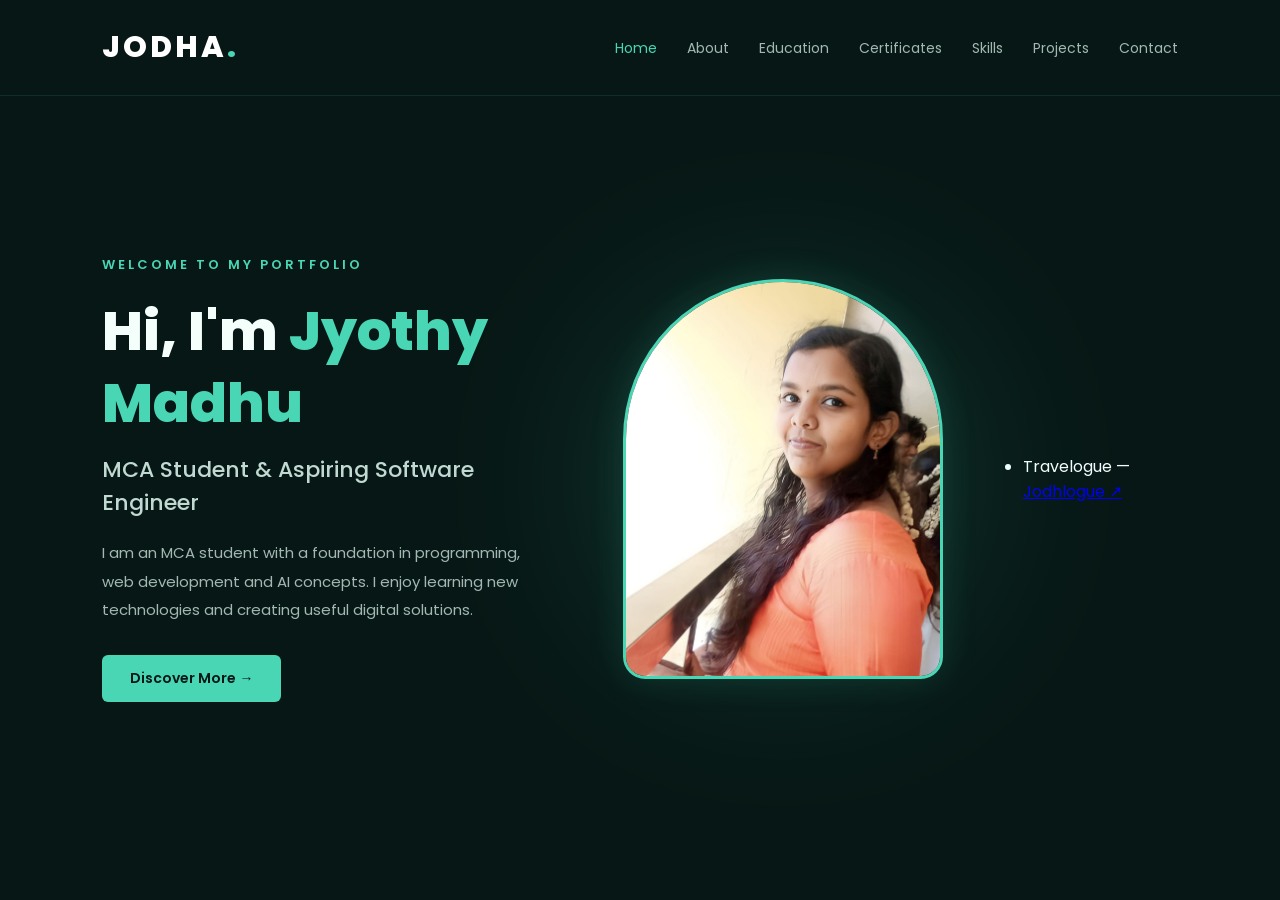
<file: index.html>
<!DOCTYPE html>
<html lang="en">

<head>
    <meta charset="UTF-8">
    <meta name="viewport" content="width=device-width, initial-scale=1.0">

    <title>Jyothy Madhu | JODHA</title>

    <!-- External CSS -->
    <link rel="stylesheet" href="Assets/css/style.css">

    <!-- Google Fonts -->
    <link rel="preconnect" href="https://fonts.googleapis.com">
    <link rel="preconnect" href="https://fonts.gstatic.com" crossorigin>

    <link href="https://fonts.googleapis.com/css2?family=Poppins:wght@300;400;500;600;700;800&display=swap" rel="stylesheet">

</head>

<body>

    <header>
        <nav class="navbar">
            <a href="index.html" class="logo">
                JODHA<span>.</span>
            </a>
            <button class="menu-btn" id="menuBtn"
                    aria-label="Toggle navigation"
                    aria-expanded="false"
                    aria-controls="navLinks">
                ☰
            </button>
            <ul class="nav-links" id="navLinks">
                <li><a href="index.html" class="active" aria-current="page">Home</a></li>
                <li><a href="aboutus.html">About</a></li>
                <li><a href="education.html">Education</a></li>
                <li><a href="certificates.html">Certificates</a></li>
                <li><a href="skills.html">Skills</a></li>
                <li><a href="projects.html">Projects</a></li>
                <li><a href="contact.html">Contact</a></li>
            </ul>
        </nav>
    </header>


    <!-- Hero Section -->
    <main>

        <section class="hero">

            <!-- Introduction -->
            <div class="hero-content">

                <p class="welcome">
                    WELCOME TO MY PORTFOLIO
                </p>

                <h1>
                    Hi, I'm <span>Jyothy Madhu</span>
                </h1>

                <h2>
                    MCA Student & Aspiring Software Engineer
                </h2>

                <p class="description">
                    I am an MCA student with a foundation in programming,
                    web development and AI concepts. I enjoy learning new
                    technologies and creating useful digital solutions.
                </p>

                <a href="aboutus.html" class="hero-btn">
                    Discover More →
                </a>

            </div>


            <!-- Profile Photo -->
            <div class="hero-image">

                <div class="image-glow"></div>

                <img src="Assets/image/jyothy.jpeg"
                     alt="Jyothy Madhu">

            </div>
            <ul><li>Travelogue — <a href="https://jodhlogue.netlify.app" target="_blank" rel="noopener">Jodhlogue ↗</a></li></ul>
        
        </section>

    </main>

    <script src="Assets/js/script.js"></script>

</body>
</html>
</file>
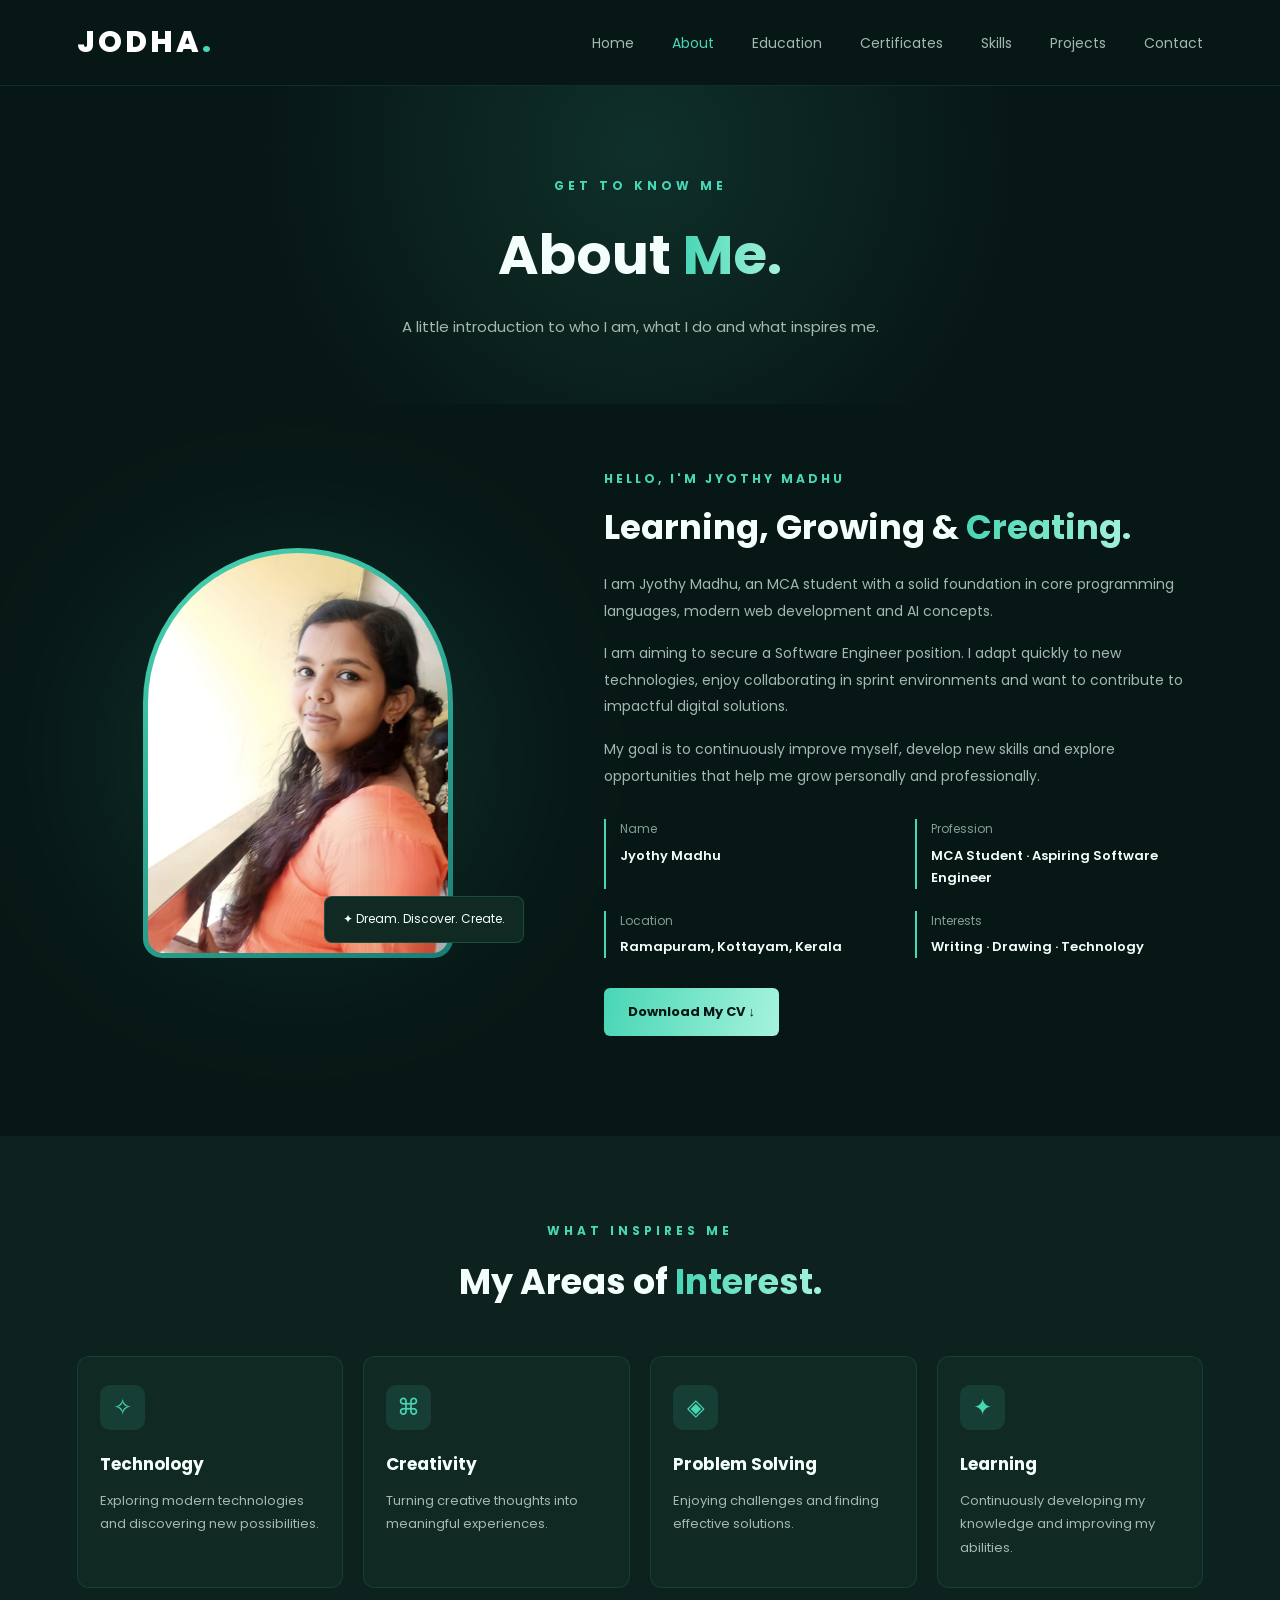
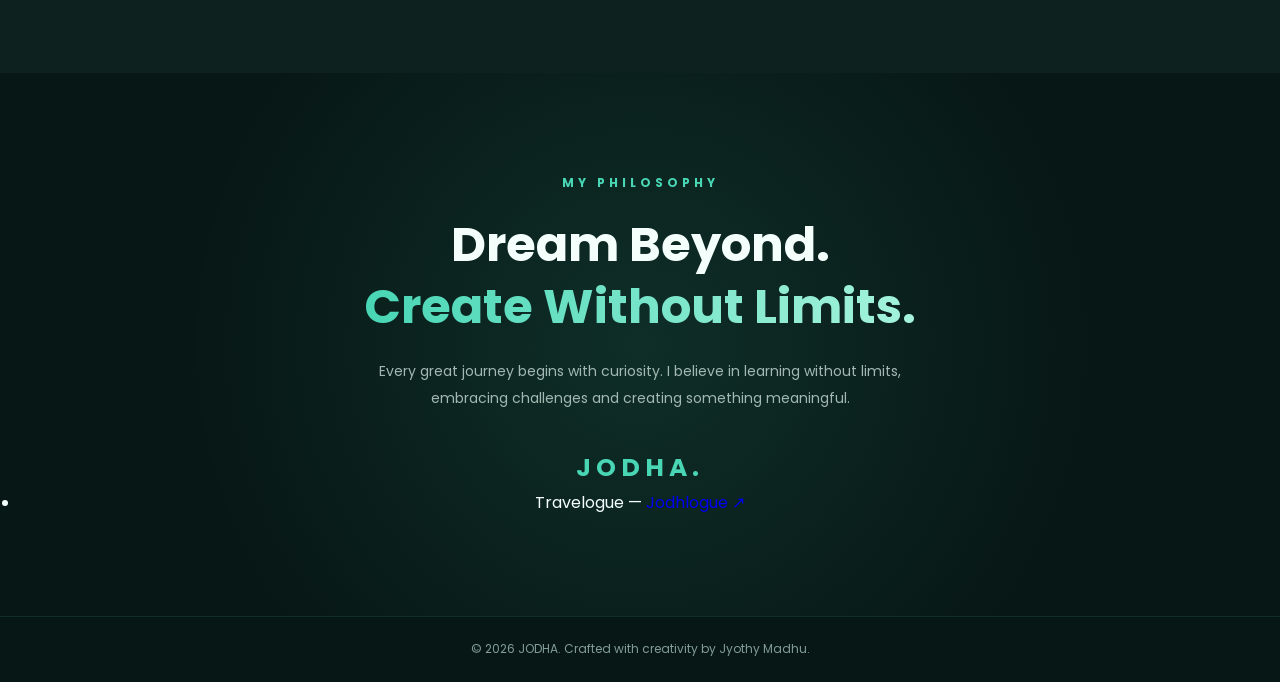
<file: aboutus.html>
<!DOCTYPE html>
<html lang="en">

<head>
    <meta charset="UTF-8">
    <meta name="viewport" content="width=device-width, initial-scale=1.0">

    <title>About Me | JODHA</title>

    <link rel="stylesheet" href="Assets/css/aboutus.css">

    <link rel="preconnect" href="https://fonts.googleapis.com">
    <link rel="preconnect" href="https://fonts.gstatic.com" crossorigin>

    <link href="https://fonts.googleapis.com/css2?family=Poppins:wght@300;400;500;600;700;800&display=swap" rel="stylesheet">

</head>

<body>

    <!-- NAVIGATION -->
    <header>
        <nav class="navbar">

            <a href="index.html" class="logo">
                JODHA<span>.</span>
            </a>

            <ul class="nav-links" id="navLinks">
                <li><a href="index.html">Home</a></li>
                <li><a href="aboutus.html" class="active" aria-current="page">About</a></li>
                <li><a href="education.html">Education</a></li>
                <li><a href="certificates.html">Certificates</a></li>
                <li><a href="skills.html">Skills</a></li>
                <li><a href="projects.html">Projects</a></li>
                <li><a href="contact.html">Contact</a></li>
            </ul>

            <button class="menu-btn" id="menuBtn"
                    aria-label="Toggle navigation"
                    aria-expanded="false">
                ☰
            </button>

        </nav>
    </header>


    <!-- ABOUT HEADING -->
    <section class="about-hero">

        <div class="about-heading">

            <p class="section-label">GET TO KNOW ME</p>

            <h1>About <span>Me.</span></h1>

            <p class="subtitle">
                A little introduction to who I am,
                what I do and what inspires me.
            </p>

        </div>

    </section>


    <!-- ABOUT CONTENT -->
    <section class="about-section">

        <div class="about-image">

            <div class="image-glow"></div>

            <div class="image-frame">

                <img src="Assets/image/jyothy.jpeg"
                     alt="Jyothy Madhu">

            </div>

            <div class="image-tag">
                ✦ Dream. Discover. Create.
            </div>

        </div>


        <div class="about-text">

            <p class="small-heading">
                HELLO, I'M JYOTHY MADHU
            </p>

            <h2>
                Learning, Growing & <span>Creating.</span>
            </h2>

            <p>
                I am                 Jyothy Madhu, an MCA student with a solid foundation
                in core programming languages, modern web development
                and AI concepts.
            </p>

            <p>
                I am aiming to secure a Software Engineer position.
                I adapt quickly to new technologies, enjoy collaborating
                in sprint environments and want to contribute to impactful
                digital solutions.
            </p>

            <p>
                My goal is to continuously improve myself,
                develop new skills and explore opportunities
                that help me grow personally and professionally.
            </p>


            <!-- PERSONAL DETAILS -->
            <div class="about-details">

                <div>
                    <span>Name</span>
                    <h4>Jyothy Madhu</h4>
                </div>

                <div>
                    <span>Profession</span>
                    <h4>MCA Student · Aspiring Software Engineer</h4>
                </div>

                <div>
                    <span>Location</span>
                    <h4>Ramapuram, Kottayam, Kerala</h4>
                </div>

                <div>
                    <span>Interests</span>
                    <h4>Writing · Drawing · Technology</h4>
                </div>

            </div>


            <a href="Assets/documents/Jyothy_Madhu_CV.pdf"
               class="about-btn" download>
                Download My CV ↓
            </a>

        </div>

    </section>


    <!-- INTERESTS -->
    <section class="interests-section">

        <div class="section-title">

            <p class="section-label">WHAT INSPIRES ME</p>

            <h2>My Areas of <span>Interest.</span></h2>

        </div>


        <div class="interest-grid">

            <div class="interest-card">

                <div class="interest-icon">✧</div>

                <h3>Technology</h3>

                <p>
                    Exploring modern technologies and
                    discovering new possibilities.
                </p>

            </div>


            <div class="interest-card">

                <div class="interest-icon">⌘</div>

                <h3>Creativity</h3>

                <p>
                    Turning creative thoughts into
                    meaningful experiences.
                </p>

            </div>


            <div class="interest-card">

                <div class="interest-icon">◈</div>

                <h3>Problem Solving</h3>

                <p>
                    Enjoying challenges and finding
                    effective solutions.
                </p>

            </div>


            <div class="interest-card">

                <div class="interest-icon">✦</div>

                <h3>Learning</h3>

                <p>
                    Continuously developing my knowledge
                    and improving my abilities.
                </p>

            </div>

        </div>

    </section>


    <!-- PHILOSOPHY -->
    <section class="philosophy-section">

        <div class="philosophy-content">

            <p class="section-label">MY PHILOSOPHY</p>

            <h2>
                Dream Beyond.<br>
                <span>Create Without Limits.</span>
            </h2>

            <p>
                Every great journey begins with curiosity.
                I believe in learning without limits,
                embracing challenges and creating
                something meaningful.
            </p>

            <div class="philosophy-sign">
                JODHA.
            </div>

        </div>
        <ul><li>Travelogue — <a href="https://jodhlogue.netlify.app" target="_blank" rel="noopener">Jodhlogue ↗</a></li></ul>
    </section>


    <!-- FOOTER -->
    <footer>

        <p>
            © 2026 JODHA. Crafted with creativity by Jyothy Madhu.
        </p>

    </footer>


    <script src="Assets/js/script.js"></script>

</body>
</html>
</file>
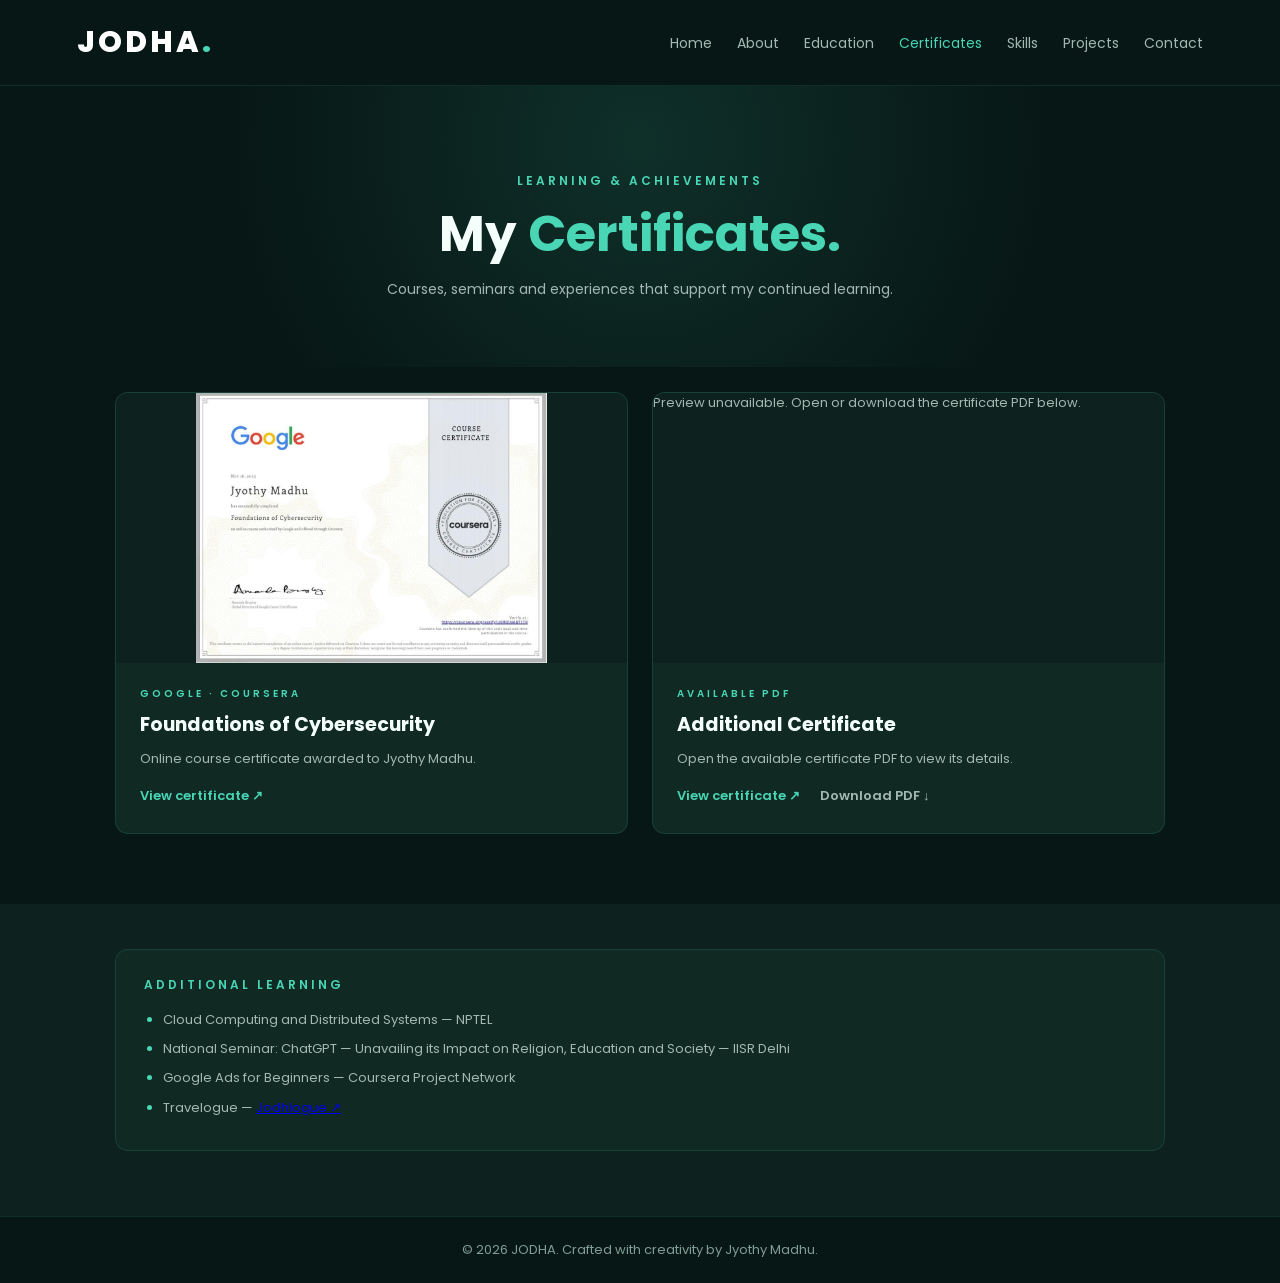
<file: certificates.html>
<!DOCTYPE html>
<html lang="en">
<head>
    <meta charset="UTF-8">
    <meta name="viewport" content="width=device-width, initial-scale=1.0">
    <meta name="theme-color" content="#071715">
    <title>Certificates | Jyothy Madhu</title>
    <link rel="stylesheet" href="Assets/css/certificates.css">
    <link rel="preconnect" href="https://fonts.googleapis.com">
    <link rel="preconnect" href="https://fonts.gstatic.com" crossorigin>
    <link href="https://fonts.googleapis.com/css2?family=Poppins:wght@300;400;500;600;700;800&display=swap" rel="stylesheet">
</head>
<body>
    <header>
        <nav class="navbar" aria-label="Main navigation">
            <a href="index.html" class="logo">JODHA<span>.</span></a>
            <button class="menu-btn" id="menuBtn" aria-label="Toggle navigation" aria-expanded="false" aria-controls="navLinks">☰</button>
            <ul class="nav-links" id="navLinks">
                <li><a href="index.html">Home</a></li>
                <li><a href="aboutus.html">About</a></li>
                <li><a href="education.html">Education</a></li>
                <li><a href="certificates.html" class="active" aria-current="page">Certificates</a></li>
                <li><a href="skills.html">Skills</a></li>
                <li><a href="projects.html">Projects</a></li>
                <li><a href="contact.html">Contact</a></li>
            </ul>
        </nav>
    </header>

    <main>
        <section class="certificates-hero">
            <p class="section-label">LEARNING &amp; ACHIEVEMENTS</p>
            <h1>My <span>Certificates.</span></h1>
            <p>Courses, seminars and experiences that support my continued learning.</p>
        </section>

        <section class="certificates-section" aria-label="Certificates and credentials">
            <div class="certificates-grid">
                <article class="certificate-card">
                    <a class="certificate-image-link" href="Assets/image/certificate1.jpeg" target="_blank" rel="noopener">
                        <img src="Assets/image/certificate1.jpeg" alt="Google Coursera certificate for Foundations of Cybersecurity">
                    </a>
                    <div class="certificate-content">
                        <p class="certificate-type">GOOGLE · COURSERA</p>
                        <h2>Foundations of Cybersecurity</h2>
                        <p>Online course certificate awarded to Jyothy Madhu.</p>
                        <a class="certificate-action" href="Assets/image/certificate1.jpeg" target="_blank" rel="noopener">View certificate ↗</a>
                    </div>
                </article>

                <article class="certificate-card">
                    <div class="pdf-preview">
                        <object data="Assets/image/certificate2.jpeg" type="application/pdf" aria-label="Certificate PDF preview">
                            <p>Preview unavailable. Open or download the certificate PDF below.</p>
                        </object>
                    </div>
                    <div class="certificate-content">
                        <p class="certificate-type">AVAILABLE PDF</p>
                        <h2>Additional Certificate</h2>
                        <p>Open the available certificate PDF to view its details.</p>
                        <a class="certificate-action" href="Assets/image/certificate2.pdf" target="_blank" rel="noopener">View certificate ↗</a>
                        <a class="certificate-action secondary" href="Assets/image/certificate2.pdf" download>Download PDF ↓</a>
                    </div>
                </article>
            </div>
        </section>

        <section class="credentials-section">
            <div class="credentials-card">
                <p class="section-label">ADDITIONAL LEARNING</p>
                <ul>
                    <li>Cloud Computing and Distributed Systems — NPTEL</li>
                    <li>National Seminar: ChatGPT — Unavailing its Impact on Religion, Education and Society — IISR Delhi</li>
                    <li>Google Ads for Beginners — Coursera Project Network</li>
                    <li>Travelogue — <a href="https://jodhlogue.netlify.app" target="_blank" rel="noopener">Jodhlogue ↗</a></li>
                </ul>
            </div>
        </section>
    </main>

    <footer><p>© 2026 JODHA. Crafted with creativity by Jyothy Madhu.</p></footer>
    <script src="Assets/js/script.js"></script>
</body>
</html>
</file>
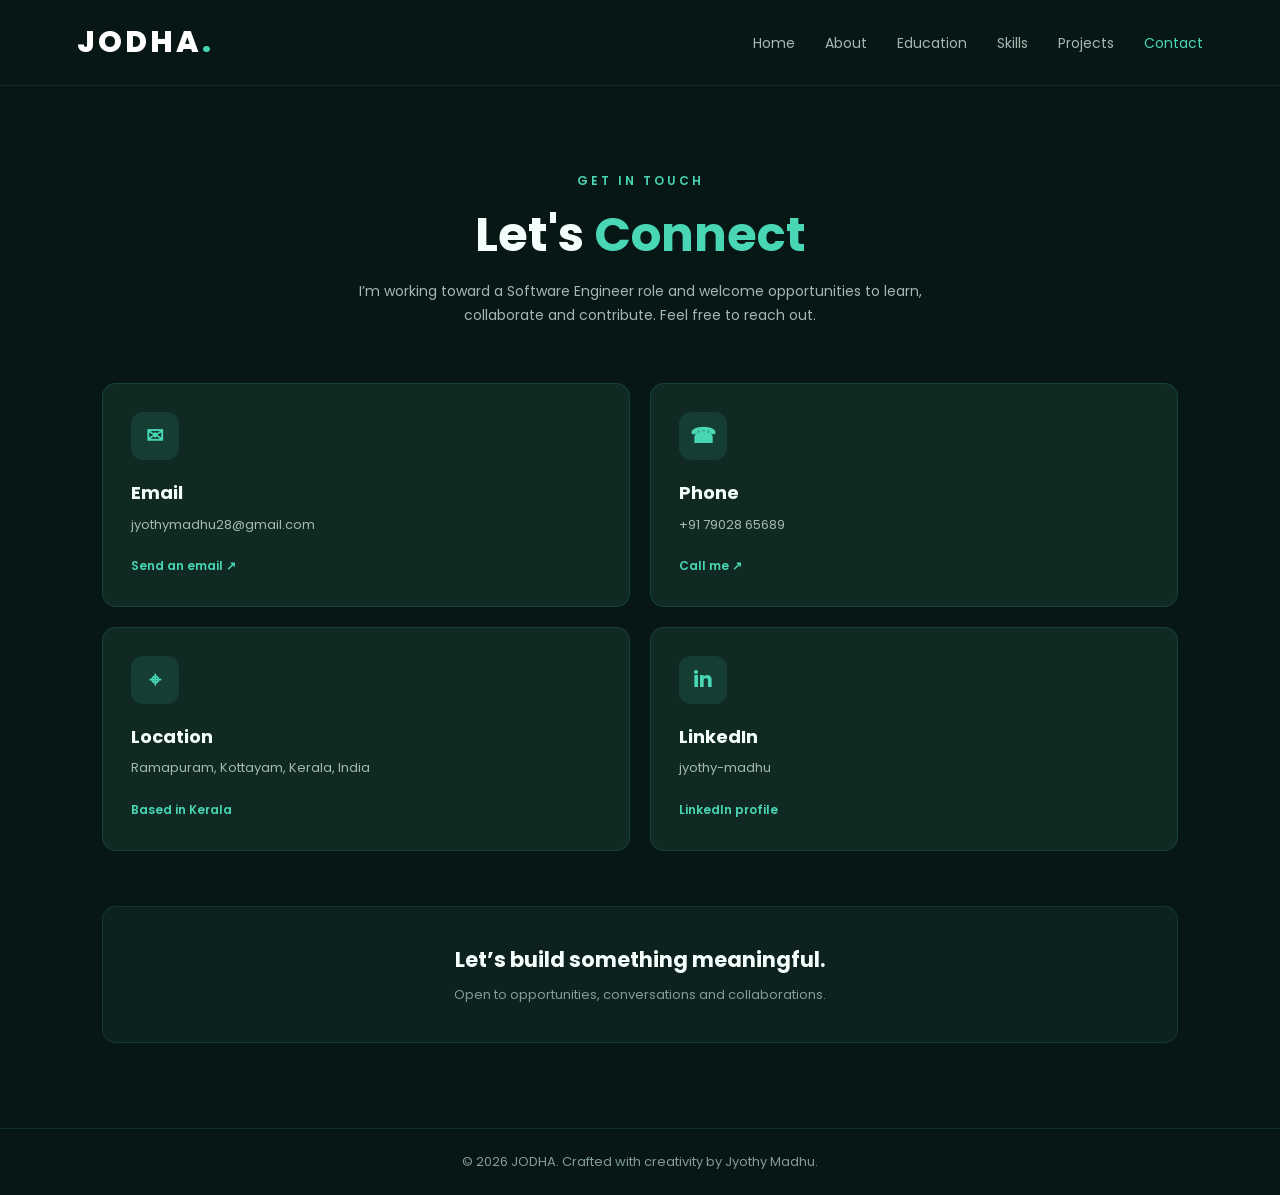
<file: contact.html>
<!DOCTYPE html>
<html lang="en">
<head>
    <meta charset="UTF-8">
    <meta name="viewport" content="width=device-width, initial-scale=1.0">
    <meta name="theme-color" content="#071715">
    <title>Contact | Jyothy Madhu</title>
    <link rel="stylesheet" href="Assets/css/contact.css">
    <link rel="preconnect" href="https://fonts.googleapis.com">
    <link rel="preconnect" href="https://fonts.gstatic.com" crossorigin>
    <link href="https://fonts.googleapis.com/css2?family=Poppins:wght@300;400;500;600;700;800&display=swap" rel="stylesheet">
</head>
<body>
    <header>
        <nav class="navbar" aria-label="Main navigation">
            <a href="index.html" class="logo">JODHA<span>.</span></a>
            <button class="menu-btn" id="menuBtn" aria-label="Toggle navigation" aria-expanded="false" aria-controls="navLinks">☰</button>
            <ul class="nav-links" id="navLinks">
                <li><a href="index.html">Home</a></li>
                <li><a href="aboutus.html">About</a></li>
                <li><a href="education.html">Education</a></li>
                <li><a href="skills.html">Skills</a></li>
                <li><a href="projects.html">Projects</a></li>
                <li><a href="contact.html" class="active" aria-current="page">Contact</a></li>
            </ul>
        </nav>
    </header>

    <main class="contact-section">
        <section class="section-heading">
            <p class="subtitle">GET IN TOUCH</p>
            <h1>Let's <span>Connect</span></h1>
            <p class="description">I’m working toward a Software Engineer role and welcome opportunities to learn, collaborate and contribute. Feel free to reach out.</p>
        </section>

        <section class="contact-grid" aria-label="Contact details">
            <a href="mailto:jyothymadhu28@gmail.com" class="contact-card">
                <span class="contact-icon" aria-hidden="true">✉</span>
                <h2>Email</h2>
                <p>jyothymadhu28@gmail.com</p>
                <span class="contact-action">Send an email ↗</span>
            </a>
            <a href="tel:+917902865689" class="contact-card">
                <span class="contact-icon" aria-hidden="true">☎</span>
                <h2>Phone</h2>
                <p>+91 79028 65689</p>
                <span class="contact-action">Call me ↗</span>
            </a>
            <article class="contact-card">
                <span class="contact-icon" aria-hidden="true">⌖</span>
                <h2>Location</h2>
                <p>Ramapuram, Kottayam, Kerala, India</p>
                <span class="contact-action">Based in Kerala</span>
            </article>
            <article class="contact-card">
                <span class="contact-icon" aria-hidden="true">in</span>
                <h2>LinkedIn</h2>
                <p>jyothy-madhu</p>
                <span class="contact-action">LinkedIn profile</span>
            </article>
        </section>

        <section class="contact-footer">
            <h2>Let’s build something meaningful.</h2>
            <p>Open to opportunities, conversations and collaborations.</p>
        </section>
    </main>
    <footer><p>© 2026 JODHA. Crafted with creativity by Jyothy Madhu.</p></footer>
    <script src="Assets/js/script.js"></script>
</body>
</html>
</file>
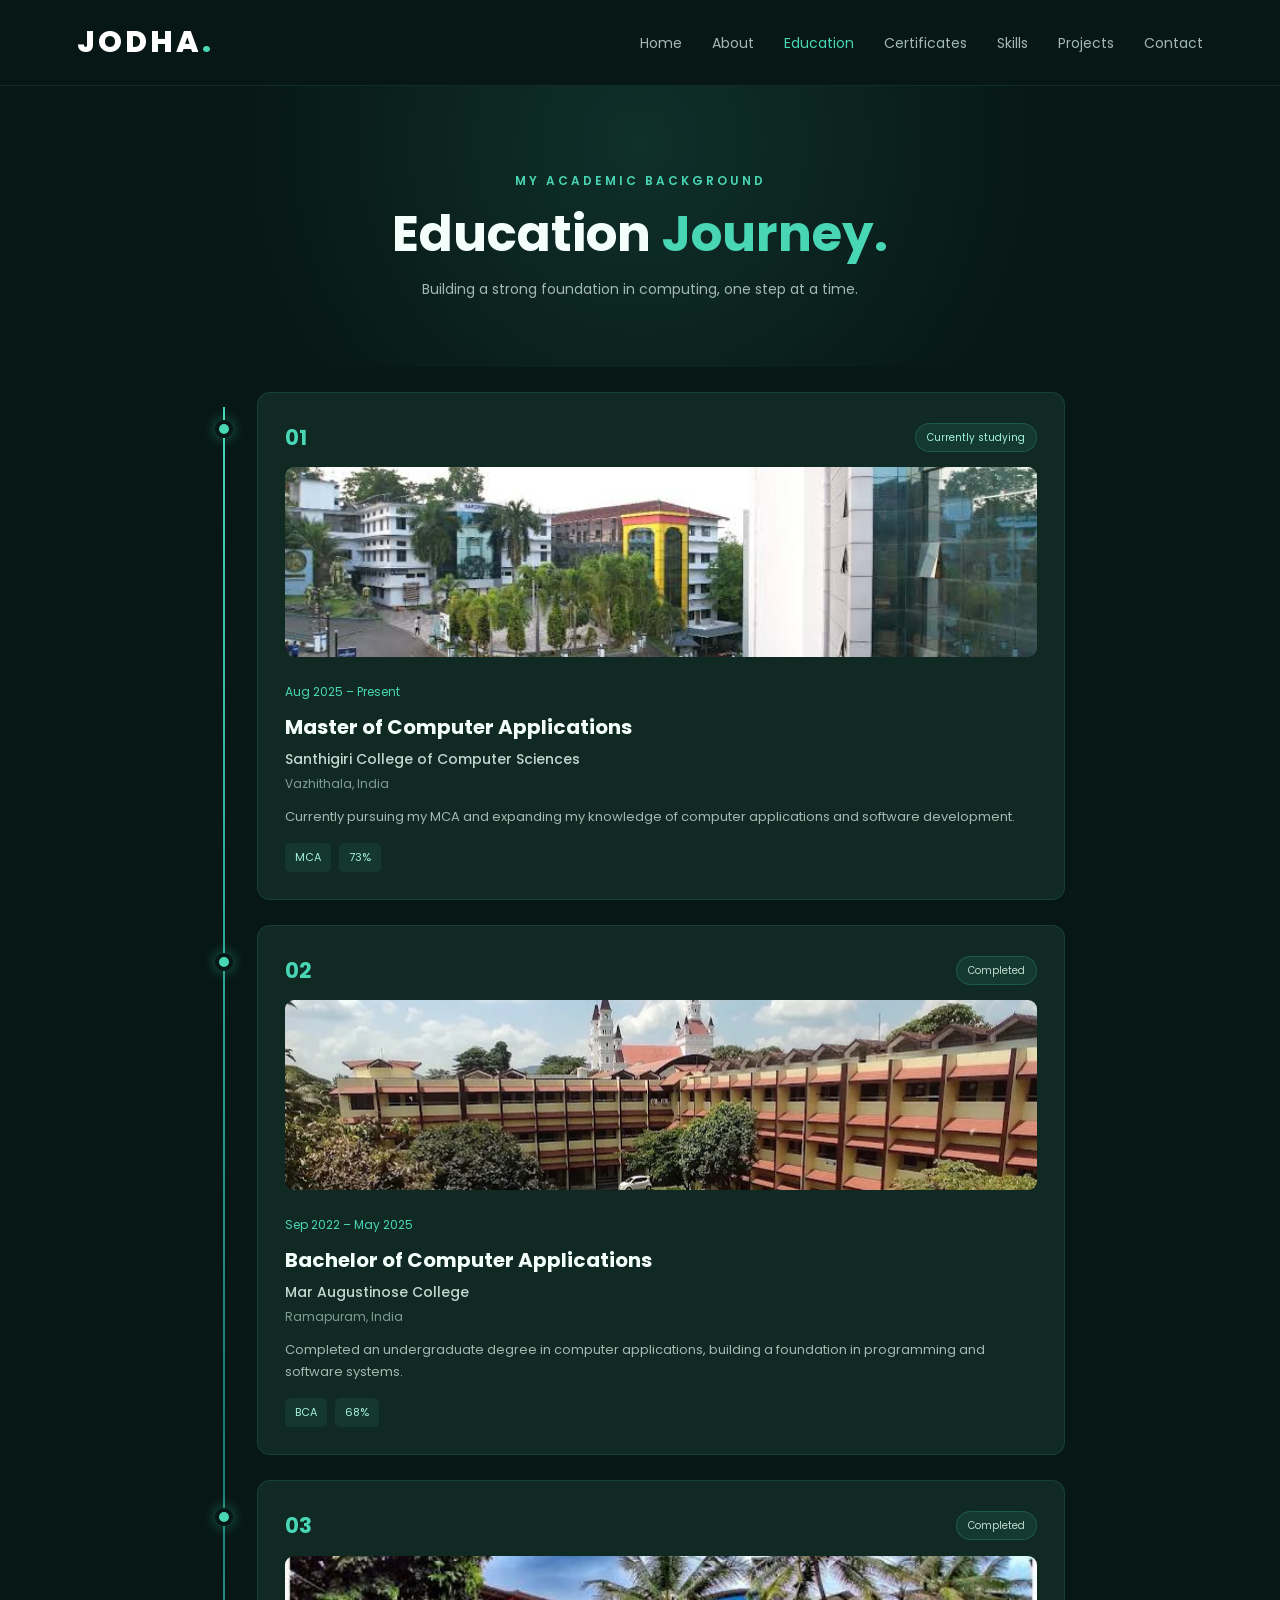
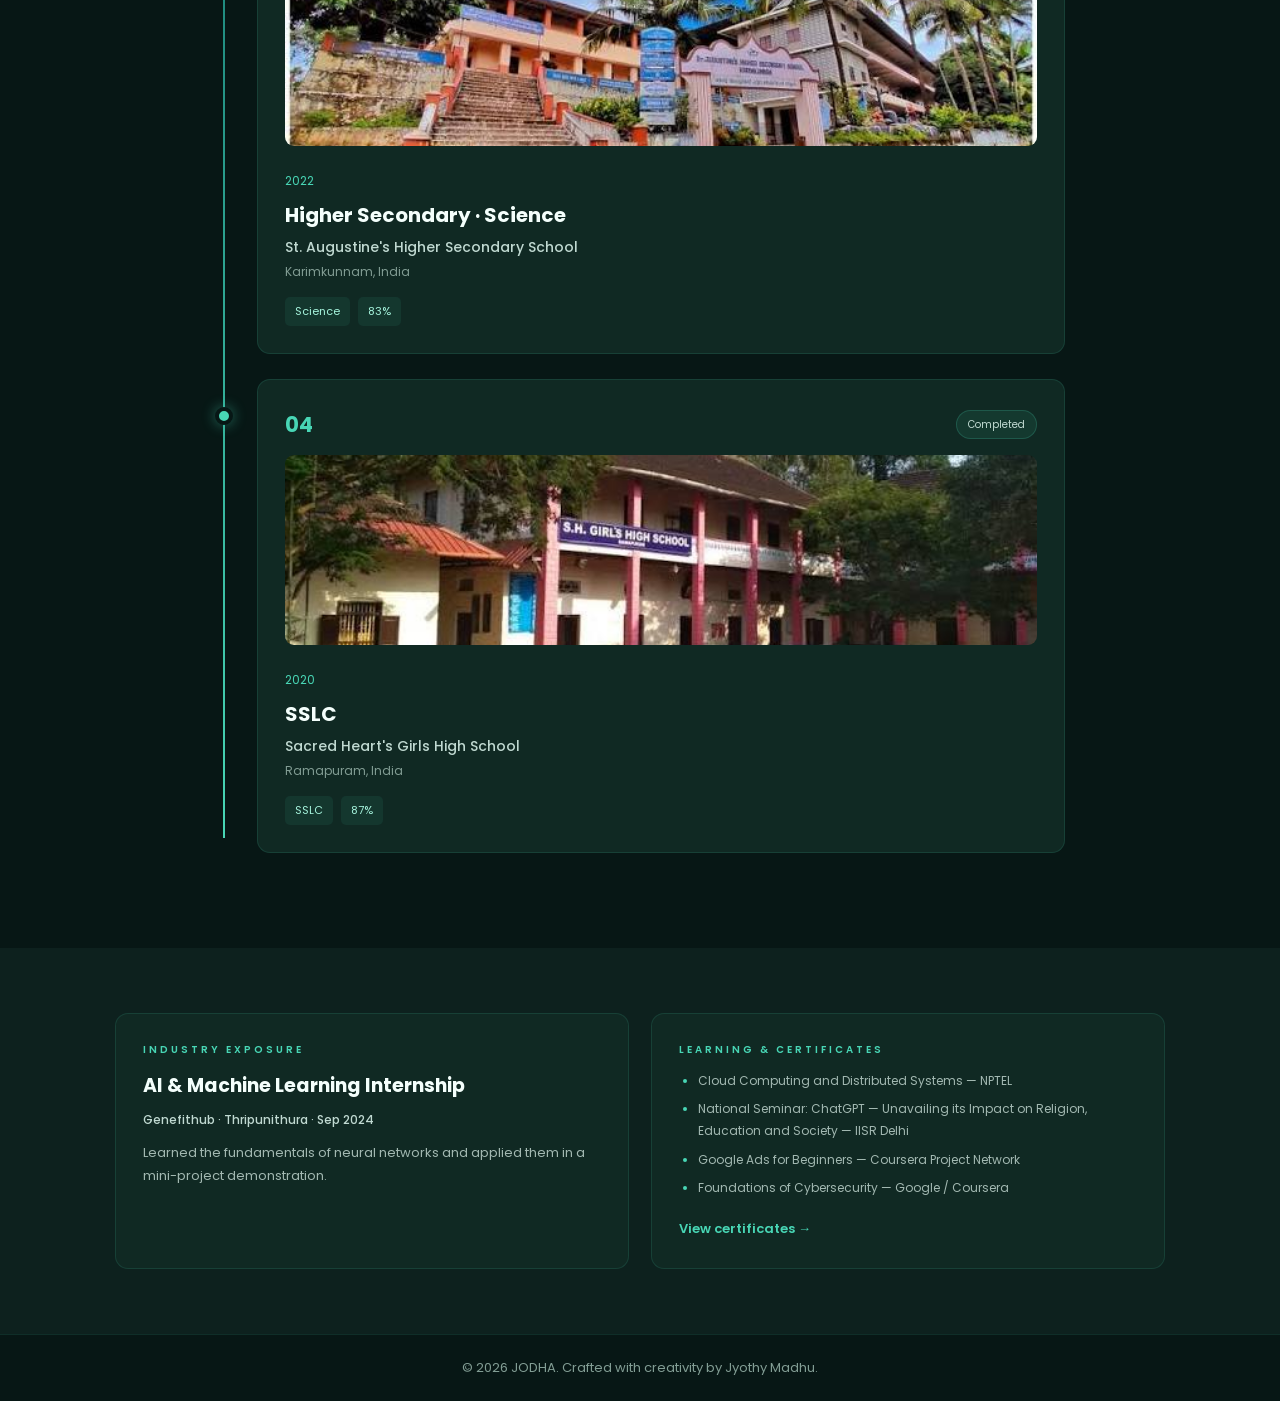
<file: education.html>
<!DOCTYPE html>
<html lang="en">
<head>
    <meta charset="UTF-8">
    <meta name="viewport" content="width=device-width, initial-scale=1.0">
    <meta name="theme-color" content="#071715">
    <title>Education | Jyothy Madhu</title>
    <link rel="stylesheet" href="Assets/css/education.css">
    <link rel="preconnect" href="https://fonts.googleapis.com">
    <link rel="preconnect" href="https://fonts.gstatic.com" crossorigin>
    <link href="https://fonts.googleapis.com/css2?family=Poppins:wght@300;400;500;600;700;800&display=swap" rel="stylesheet">
</head>
<body>
    <header>
        <nav class="navbar" aria-label="Main navigation">
            <a href="index.html" class="logo">JODHA<span>.</span></a>
            <button class="menu-btn" id="menuBtn" aria-label="Toggle navigation" aria-expanded="false" aria-controls="navLinks">☰</button>
            <ul class="nav-links" id="navLinks">
                <li><a href="index.html">Home</a></li>
                <li><a href="aboutus.html">About</a></li>
                <li><a href="education.html" class="active" aria-current="page">Education</a></li>
                <li><a href="certificates.html">Certificates</a></li>
                <li><a href="skills.html">Skills</a></li>
                <li><a href="projects.html">Projects</a></li>
                <li><a href="contact.html">Contact</a></li>
            </ul>
        </nav>
    </header>

    <main>
        <section class="education-hero">
            <p class="section-label">MY ACADEMIC BACKGROUND</p>
            <h1>Education <span>Journey.</span></h1>
            <p>Building a strong foundation in computing, one step at a time.</p>
        </section>

        <section class="education-section" aria-label="Education timeline">
            <div class="timeline">
                <article class="timeline-item">
                    <div class="timeline-dot"></div>
                    <div class="education-card">
                        <div class="education-top"><span class="education-number">01</span><span class="status current">Currently studying</span></div>
                        <img class="school-image" src="Assets/image/santhigiri.jpeg" alt="Santhigiri College of Computer Sciences">
                        <span class="education-year">Aug 2025 – Present</span>
                        <h2>Master of Computer Applications</h2>
                        <h3>Santhigiri College of Computer Sciences</h3>
                        <p class="location">Vazhithala, India</p>
                        <p class="education-description">Currently pursuing my MCA and expanding my knowledge of computer applications and software development.</p>
                        <div class="education-tags"><span>MCA</span><span>73%</span></div>
                    </div>
                </article>

                <article class="timeline-item">
                    <div class="timeline-dot"></div>
                    <div class="education-card">
                        <div class="education-top"><span class="education-number">02</span><span class="status completed">Completed</span></div>
                        <img class="school-image" src="Assets/image/mar-augusthinose-college-ramapuram.webp" alt="Mar Augustinose College, Ramapuram">
                        <span class="education-year">Sep 2022 – May 2025</span>
                        <h2>Bachelor of Computer Applications</h2>
                        <h3>Mar Augustinose College</h3>
                        <p class="location">Ramapuram, India</p>
                        <p class="education-description">Completed an undergraduate degree in computer applications, building a foundation in programming and software systems.</p>
                        <div class="education-tags"><span>BCA</span><span>68%</span></div>
                    </div>
                </article>

                <article class="timeline-item">
                    <div class="timeline-dot"></div>
                    <div class="education-card">
                        <div class="education-top"><span class="education-number">03</span><span class="status completed">Completed</span></div>
                        <img class="school-image" src="Assets/image/staugustines.jpeg" alt="St. Augustine's Higher Secondary School">
                        <span class="education-year">2022</span>
                        <h2>Higher Secondary · Science</h2>
                        <h3>St. Augustine's Higher Secondary School</h3>
                        <p class="location">Karimkunnam, India</p>
                        <div class="education-tags"><span>Science</span><span>83%</span></div>
                    </div>
                </article>

                <article class="timeline-item">
                    <div class="timeline-dot"></div>
                    <div class="education-card">
                        <div class="education-top"><span class="education-number">04</span><span class="status completed">Completed</span></div>
                        <img class="school-image" src="Assets/image/shghs.jpeg" alt="Sacred Heart's Girls High School">
                        <span class="education-year">2020</span>
                        <h2>SSLC</h2>
                        <h3>Sacred Heart's Girls High School</h3>
                        <p class="location">Ramapuram, India</p>
                        <div class="education-tags"><span>SSLC</span><span>87%</span></div>
                    </div>
                </article>
            </div>
        </section>

        <section class="credentials-section">
            <div class="credentials-grid">
                <article class="credential-card">
                    <p class="section-label">INDUSTRY EXPOSURE</p>
                    <h2>AI &amp; Machine Learning Internship</h2>
                    <h3>Genefithub · Thripunithura · Sep 2024</h3>
                    <p>Learned the fundamentals of neural networks and applied them in a mini-project demonstration.</p>
                </article>
                <article class="credential-card">
                    <p class="section-label">LEARNING &amp; CERTIFICATES</p>
                    <ul>
                        <li>Cloud Computing and Distributed Systems — NPTEL</li>
                        <li>National Seminar: ChatGPT — Unavailing its Impact on Religion, Education and Society — IISR Delhi</li>
                        <li>Google Ads for Beginners — Coursera Project Network</li>
                        <li>Foundations of Cybersecurity — Google / Coursera</li>
                    </ul>
                    <a class="certificate-link" href="certificates.html">View certificates →</a>
                </article>
            </div>
        </section>
    </main>
    <footer><p>© 2026 JODHA. Crafted with creativity by Jyothy Madhu.</p></footer>
    <script src="Assets/js/script.js"></script>
</body>
</html>
</file>
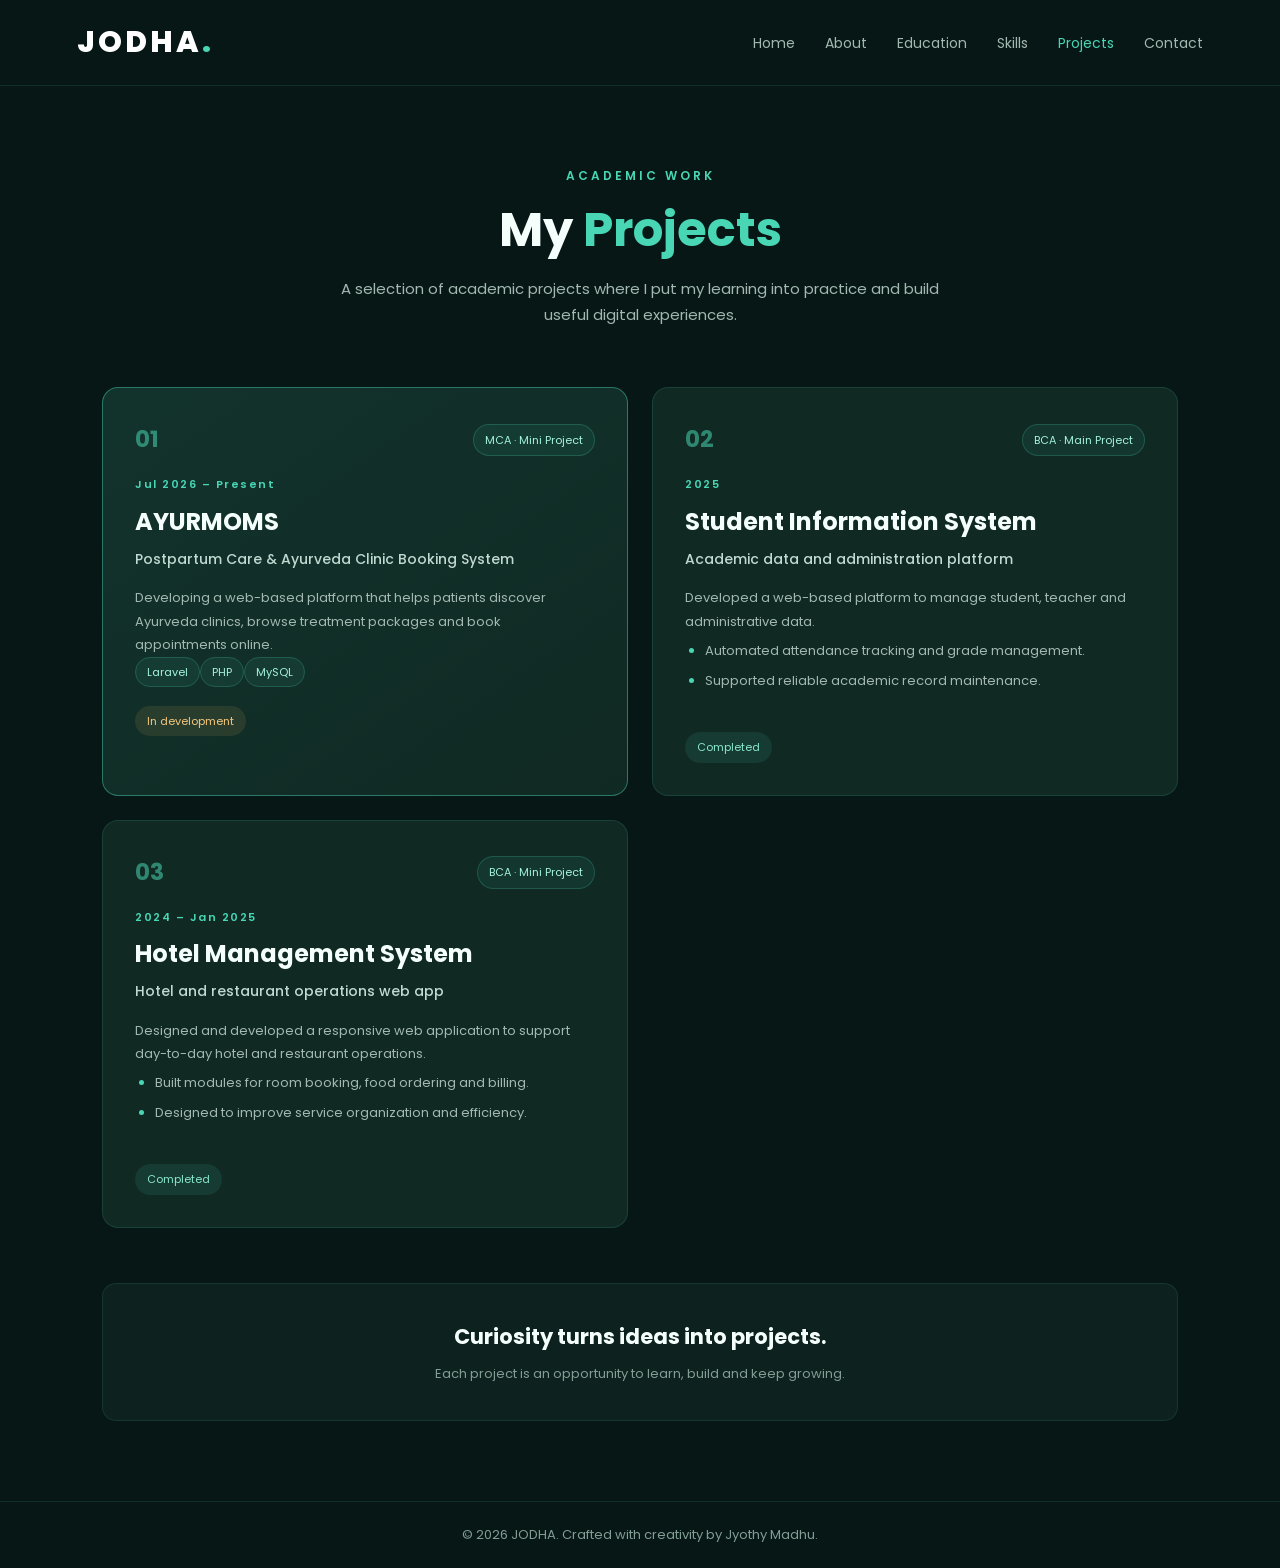
<file: projects.html>
<!DOCTYPE html>
<html lang="en">
<head>
    <meta charset="UTF-8">
    <meta name="viewport" content="width=device-width, initial-scale=1.0">
    <meta name="theme-color" content="#071715">
    <title>Projects | Jyothy Madhu</title>
    <link rel="stylesheet" href="Assets/css/projects.css">
    <link rel="preconnect" href="https://fonts.googleapis.com">
    <link rel="preconnect" href="https://fonts.gstatic.com" crossorigin>
    <link href="https://fonts.googleapis.com/css2?family=Poppins:wght@300;400;500;600;700;800&display=swap" rel="stylesheet">
</head>
<body>
    <header>
        <nav class="navbar" aria-label="Main navigation">
            <a href="index.html" class="logo">JODHA<span>.</span></a>
            <button class="menu-btn" id="menuBtn" aria-label="Toggle navigation" aria-expanded="false" aria-controls="navLinks">☰</button>
            <ul class="nav-links" id="navLinks">
                <li><a href="index.html">Home</a></li>
                <li><a href="aboutus.html">About</a></li>
                <li><a href="education.html">Education</a></li>
                <li><a href="skills.html">Skills</a></li>
                <li><a href="projects.html" class="active" aria-current="page">Projects</a></li>
                <li><a href="contact.html">Contact</a></li>
            </ul>
        </nav>
    </header>

    <main>
        <section class="projects-section">
            <div class="section-heading">
                <p class="subtitle">ACADEMIC WORK</p>
                <h1>My <span>Projects</span></h1>
                <p class="description">A selection of academic projects where I put my learning into practice and build useful digital experiences.</p>
            </div>

            <div class="projects-grid">
                <article class="project-card featured">
                    <div class="project-top"><span class="project-number">01</span><span class="project-type">MCA · Mini Project</span></div>
                    <p class="project-date">Jul 2026 – Present</p>
                    <h2>AYURMOMS</h2>
                    <h3>Postpartum Care &amp; Ayurveda Clinic Booking System</h3>
                    <p class="project-description">Developing a web-based platform that helps patients discover Ayurveda clinics, browse treatment packages and book appointments online.</p>
                    <div class="tech-stack"><span>Laravel</span><span>PHP</span><span>MySQL</span></div>
                    <span class="project-status">In development</span>
                </article>

                <article class="project-card">
                    <div class="project-top"><span class="project-number">02</span><span class="project-type">BCA · Main Project</span></div>
                    <p class="project-date">2025</p>
                    <h2>Student Information System</h2>
                    <h3>Academic data and administration platform</h3>
                    <p class="project-description">Developed a web-based platform to manage student, teacher and administrative data.</p>
                    <ul>
                        <li>Automated attendance tracking and grade management.</li>
                        <li>Supported reliable academic record maintenance.</li>
                    </ul>
                    <span class="project-status completed">Completed</span>
                </article>

                <article class="project-card">
                    <div class="project-top"><span class="project-number">03</span><span class="project-type">BCA · Mini Project</span></div>
                    <p class="project-date">2024 – Jan 2025</p>
                    <h2>Hotel Management System</h2>
                    <h3>Hotel and restaurant operations web app</h3>
                    <p class="project-description">Designed and developed a responsive web application to support day-to-day hotel and restaurant operations.</p>
                    <ul>
                        <li>Built modules for room booking, food ordering and billing.</li>
                        <li>Designed to improve service organization and efficiency.</li>
                    </ul>
                    <span class="project-status completed">Completed</span>
                </article>
            </div>
            <div class="project-footer">
                <h2>Curiosity turns ideas into projects.</h2>
                <p>Each project is an opportunity to learn, build and keep growing.</p>
            </div>
        </section>
    </main>

    <footer><p>© 2026 JODHA. Crafted with creativity by Jyothy Madhu.</p></footer>
    <script src="Assets/js/script.js"></script>
</body>
</html>
</file>
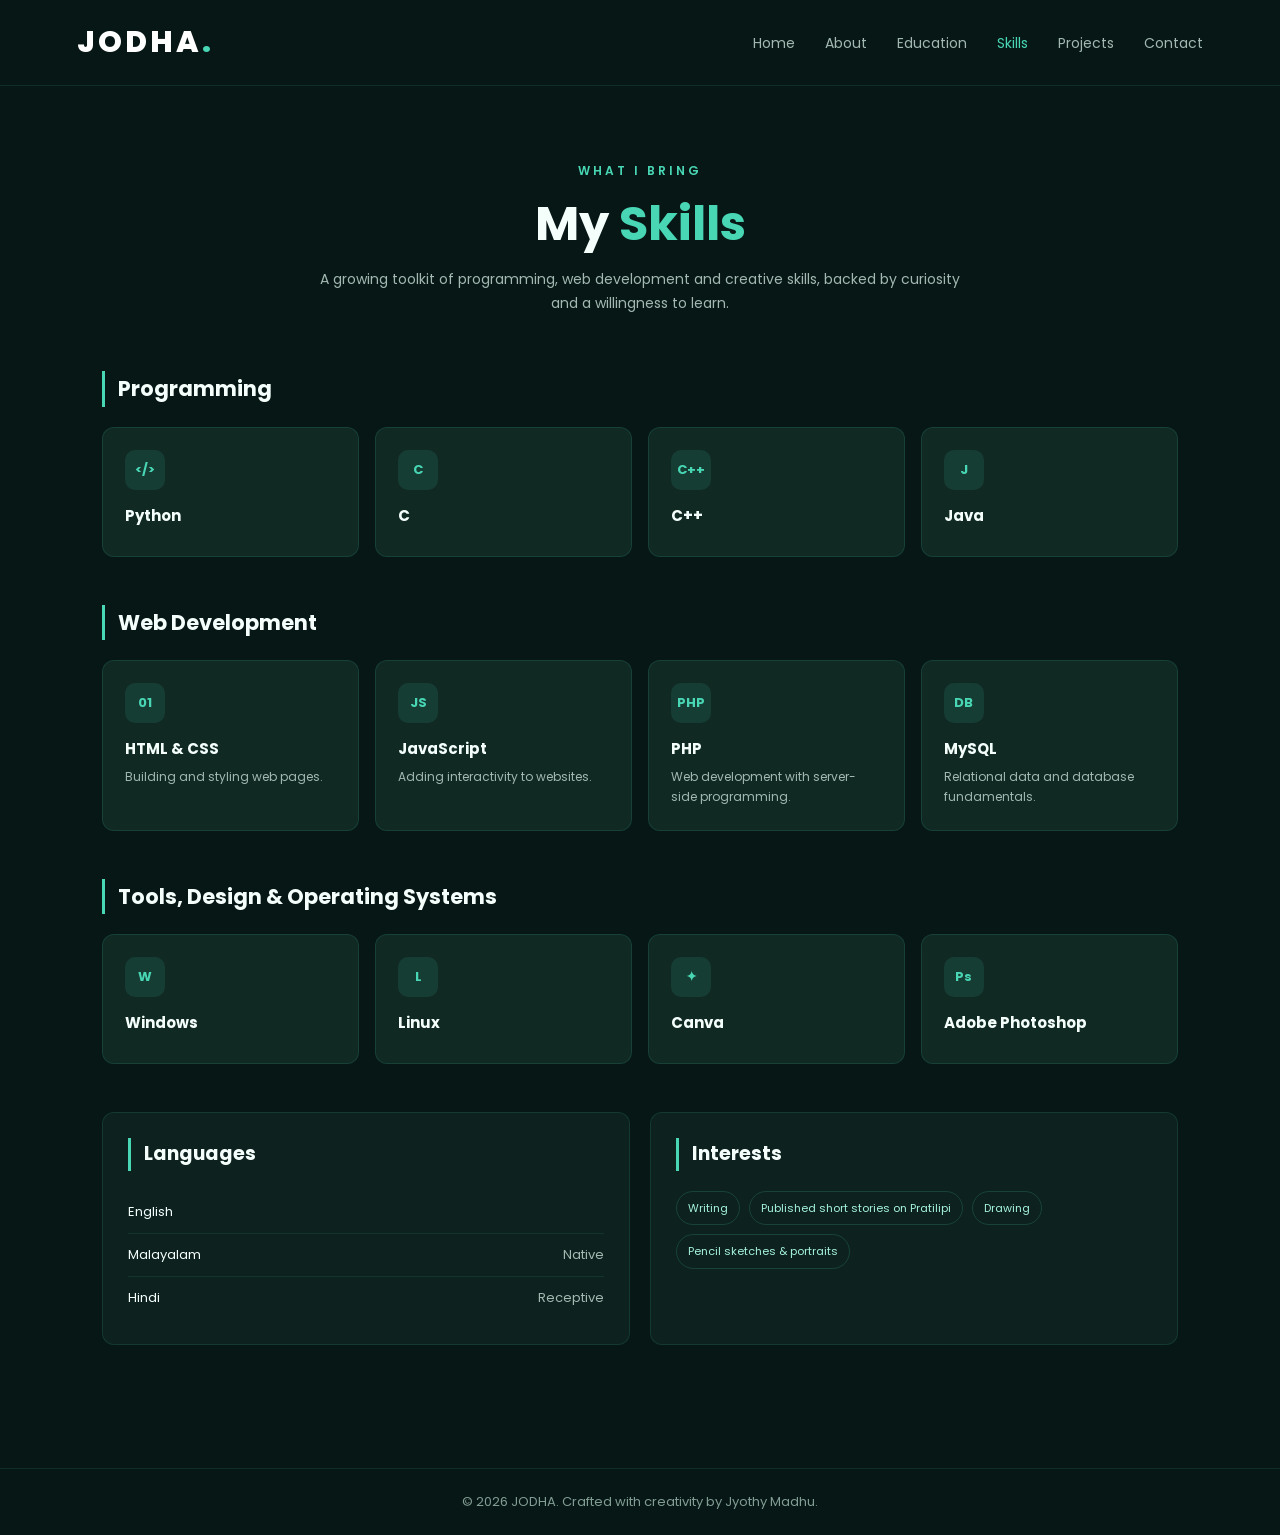
<file: skills.html>
<!DOCTYPE html>
<html lang="en">
<head>
    <meta charset="UTF-8">
    <meta name="viewport" content="width=device-width, initial-scale=1.0">
    <meta name="theme-color" content="#071715">
    <title>Skills | Jyothy Madhu</title>
    <link rel="stylesheet" href="Assets/css/skills.css">
    <link rel="preconnect" href="https://fonts.googleapis.com">
    <link rel="preconnect" href="https://fonts.gstatic.com" crossorigin>
    <link href="https://fonts.googleapis.com/css2?family=Poppins:wght@300;400;500;600;700;800&display=swap" rel="stylesheet">
</head>
<body>
    <header>
        <nav class="navbar" aria-label="Main navigation">
            <a href="index.html" class="logo">JODHA<span>.</span></a>
            <button class="menu-btn" id="menuBtn" aria-label="Toggle navigation" aria-expanded="false" aria-controls="navLinks">☰</button>
            <ul class="nav-links" id="navLinks">
                <li><a href="index.html">Home</a></li>
                <li><a href="aboutus.html">About</a></li>
                <li><a href="education.html">Education</a></li>
                <li><a href="skills.html" class="active" aria-current="page">Skills</a></li>
                <li><a href="projects.html">Projects</a></li>
                <li><a href="contact.html">Contact</a></li>
            </ul>
        </nav>
    </header>

    <main class="skills-section">
        <section class="section-heading">
            <p class="subtitle">WHAT I BRING</p>
            <h1>My <span>Skills</span></h1>
            <p class="description">A growing toolkit of programming, web development and creative skills, backed by curiosity and a willingness to learn.</p>
        </section>

        <section class="skills-category">
            <h2>Programming</h2>
            <div class="skills-grid">
                <article class="skill-card"><span class="skill-icon" aria-hidden="true">&lt;/&gt;</span><h3>Python</h3></article>
                <article class="skill-card"><span class="skill-icon" aria-hidden="true">C</span><h3>C</h3></article>
                <article class="skill-card"><span class="skill-icon" aria-hidden="true">C++</span><h3>C++</h3></article>
                <article class="skill-card"><span class="skill-icon" aria-hidden="true">J</span><h3>Java</h3></article>
            </div>
        </section>

        <section class="skills-category">
            <h2>Web Development</h2>
            <div class="skills-grid">
                <article class="skill-card"><span class="skill-icon" aria-hidden="true">01</span><h3>HTML &amp; CSS</h3><p>Building and styling web pages.</p></article>
                <article class="skill-card"><span class="skill-icon" aria-hidden="true">JS</span><h3>JavaScript</h3><p>Adding interactivity to websites.</p></article>
                <article class="skill-card"><span class="skill-icon" aria-hidden="true">PHP</span><h3>PHP</h3><p>Web development with server-side programming.</p></article>
                <article class="skill-card"><span class="skill-icon" aria-hidden="true">DB</span><h3>MySQL</h3><p>Relational data and database fundamentals.</p></article>
            </div>
        </section>

        <section class="skills-category">
            <h2>Tools, Design &amp; Operating Systems</h2>
            <div class="skills-grid">
                <article class="skill-card"><span class="skill-icon" aria-hidden="true">W</span><h3>Windows</h3></article>
                <article class="skill-card"><span class="skill-icon" aria-hidden="true">L</span><h3>Linux</h3></article>
                <article class="skill-card"><span class="skill-icon" aria-hidden="true">✦</span><h3>Canva</h3></article>
                <article class="skill-card"><span class="skill-icon" aria-hidden="true">Ps</span><h3>Adobe Photoshop</h3></article>
            </div>
        </section>

        <section class="skills-category details-grid">
            <article class="details-card">
                <h2>Languages</h2>
                <ul class="language-list">
                    <li><span>English</span></li>
                    <li><span>Malayalam</span><span class="language-level">Native</span></li>
                    <li><span>Hindi</span><span class="language-level">Receptive</span></li>
                </ul>
            </article>
            <article class="details-card">
                <h2>Interests</h2>
                <div class="interest-pills"><span>Writing</span><span>Published short stories on Pratilipi</span><span>Drawing</span><span>Pencil sketches &amp; portraits</span></div>
            </article>
        </section>
    </main>

    <footer><p>© 2026 JODHA. Crafted with creativity by Jyothy Madhu.</p></footer>
    <script src="Assets/js/script.js"></script>
</body>
</html>
</file>
<file: Assets/css/style.css>
/* =================================
   JODHA - HOME PAGE
   Sea Green Theme
================================= */

* {
    margin: 0;
    padding: 0;
    box-sizing: border-box;
}

html {
    scroll-behavior: smooth;
}

body {
    font-family: 'Poppins', sans-serif;
    background: #071715;
    color: #F4FFFC;
    min-height: 100vh;
}

/* NAVBAR */

header {
    width: 100%;
    padding: 25px 8%;
    position: relative;
    z-index: 5;
    background: #071715;
    border-bottom: 1px solid rgba(72,214,181,0.12);
}

.navbar {
    display: flex;
    align-items: center;
    justify-content: space-between;
}

.logo {
    font-size: 30px;
    font-weight: 800;
    color: #ffffff;
    text-decoration: none;
    letter-spacing: 3px;
}

.logo span {
    color: #48D6B5;
}

.nav-links {
    display: flex;
    align-items: center;
    gap: 30px;
    list-style: none;
}

.nav-links a {
    color: #A2B8B1;
    font-size: 14px;
    text-decoration: none;
    transition: color 0.2s ease;
}

.nav-links a:hover,
.nav-links a.active {
    color: #48D6B5;
}

.menu-btn {
    display: none;
    border: 0;
    background: none;
    color: #F4FFFC;
    font-size: 26px;
    cursor: pointer;
}

/* HERO SECTION */

.hero {
    min-height: 85vh;
    padding: 60px 8%;

    display: flex;
    align-items: center;
    justify-content: space-between;
    gap: 50px;
}

/* HERO CONTENT */

.hero-content {
    max-width: 600px;
}

.welcome {
    color: #48D6B5;
    font-size: 13px;
    font-weight: 600;
    letter-spacing: 3px;
    margin-bottom: 20px;
}

.hero-content h1 {
    font-size: 55px;
    font-weight: 800;
    line-height: 1.3;
    margin-bottom: 15px;
}

.hero-content h1 span {
    color: #48D6B5;
}

.hero-content h2 {
    font-size: 22px;
    font-weight: 500;
    color: #C0D9D1;
    margin-bottom: 20px;
}

.description {
    font-size: 15px;
    color: #A2B8B1;
    line-height: 1.9;
    max-width: 500px;
    margin-bottom: 30px;
}

/* BUTTON */

.hero-btn {
    display: inline-block;
    padding: 13px 28px;

    background: #48D6B5;
    color: #071715;

    font-size: 14px;
    font-weight: 600;

    border-radius: 6px;
    text-decoration: none;

    transition: 0.3s;
}

.hero-btn:hover {
    background: #A5F3DC;
    transform: translateY(-4px);
}

/* PROFILE IMAGE */

.hero-image {
    position: relative;

    width: 380px;
    height: 450px;

    display: flex;
    justify-content: center;
    align-items: center;

    flex-shrink: 0;
}

.image-glow {
    position: absolute;

    width: 330px;
    height: 330px;

    background: #48D6B5;
    border-radius: 50%;

    filter: blur(100px);
    opacity: 0.2;
}

.hero-image img {
    position: relative;

    width: 320px;
    height: 400px;

    object-fit: cover;
    object-position: center;

    border-radius: 180px 180px 25px 25px;

    border: 3px solid #48D6B5;

    box-shadow: 0 0 35px rgba(72,214,181,0.15);
}

/* RESPONSIVE DESIGN */

@media (max-width: 900px) {

    .hero {
        flex-direction: column-reverse;
        text-align: center;
        padding-top: 30px;
    }

    .hero-content {
        max-width: 100%;
    }

    .description {
        margin-left: auto;
        margin-right: auto;
    }

    .hero-image {
        width: 300px;
        height: 350px;
    }

    .hero-image img {
        width: 250px;
        height: 320px;
    }

    .image-glow {
        width: 250px;
        height: 250px;
    }
}

@media (max-width: 800px) {
    header {
        padding: 18px 6%;
    }

    .navbar {
        position: relative;
    }

    .menu-btn {
        display: block;
    }

    .nav-links {
        display: none;
        position: absolute;
        top: 55px;
        right: -6.8%;
        left: -6.8%;
        flex-direction: column;
        align-items: stretch;
        gap: 0;
        padding: 12px 6% 20px;
        background: #102923;
        border-bottom: 1px solid rgba(72,214,181,0.18);
    }

    .nav-links.show {
        display: flex;
    }

    .nav-links a {
        display: block;
        padding: 10px 0;
    }
}

@media (max-width: 500px) {

    header {
        padding: 20px 6%;
    }

    .hero {
        padding: 25px 6% 50px;
    }

    .hero-content h1 {
        font-size: 38px;
    }

    .hero-content h2 {
        font-size: 18px;
    }

    .description {
        font-size: 14px;
    }

    .hero-image {
        width: 250px;
        height: 300px;
    }

    .hero-image img {
        width: 220px;
        height: 270px;
    }
}
</file>
<file: Assets/css/aboutus.css>
/* =================================
   JODHA - ABOUT PAGE
   SEA GREEN THEME
================================= */

* {
    margin: 0;
    padding: 0;
    box-sizing: border-box;
}

html {
    scroll-behavior: smooth;
}

body {
    background: #071715;
    color: #F4FFFC;
    font-family: 'Poppins', sans-serif;
    line-height: 1.7;
}

a {
    text-decoration: none;
}

/* NAVIGATION */

header {
    background: #071715;
    border-bottom: 1px solid rgba(72,214,181,0.12);
}

.navbar {
    width: 88%;
    max-width: 1250px;
    height: 85px;
    margin: auto;

    display: flex;
    justify-content: space-between;
    align-items: center;
}

.logo {
    color: white;
    font-size: 30px;
    font-weight: 800;
    letter-spacing: 3px;
}

.logo span {
    color: #48D6B5;
}

.nav-links {
    display: flex;
    align-items: center;
    gap: 38px;
    list-style: none;
}

.nav-links a {
    color: #A2B8B1;
    font-size: 14px;
    transition: 0.3s;
}

.nav-links a:hover,
.nav-links a.active {
    color: #48D6B5;
}

.menu-btn {
    display: none;
    background: none;
    border: none;
    color: white;
    font-size: 26px;
    cursor: pointer;
}

/* ABOUT HEADING */

.about-hero {
    padding: 90px 20px 65px;
    text-align: center;

    background:
    radial-gradient(circle at 50% 20%,
    rgba(72,214,181,0.13), transparent 55%);
}

.section-label {
    color: #48D6B5;
    font-size: 12px;
    font-weight: bold;
    letter-spacing: 4px;
}

.about-heading h1 {
    font-size: 55px;
    margin: 12px 0;
}

.about-heading h1 span,
.about-text h2 span,
.section-title h2 span,
.philosophy-content h2 span {
    background: linear-gradient(90deg, #48D6B5, #A5F3DC);
    -webkit-background-clip: text;
    background-clip: text;
    color: transparent;
}

.subtitle {
    color: #A2B8B1;
    font-size: 15px;
}

/* ABOUT CONTENT */

.about-section {
    width: 88%;
    max-width: 1150px;
    margin: auto;
    padding: 65px 0 100px;

    display: grid;
    grid-template-columns: 0.85fr 1.15fr;
    align-items: center;
    gap: 85px;
}

/* PROFILE IMAGE */

.about-image {
    position: relative;
    display: flex;
    justify-content: center;
    align-items: center;
}

.image-glow {
    position: absolute;
    width: 300px;
    height: 300px;
    border-radius: 50%;
    background: #48D6B5;
    filter: blur(110px);
    opacity: 0.2;
}

.image-frame {
    position: relative;
    width: 310px;
    height: 410px;
    padding: 5px;

    background: linear-gradient(145deg,
    #48D6B5, #187D75);

    border-radius: 160px 160px 20px 20px;
}

.image-frame img {
    width: 100%;
    height: 100%;
    object-fit: cover;
    object-position: center top;

    border-radius: 155px 155px 16px 16px;
    display: block;
}

.image-tag {
    position: absolute;
    bottom: 15px;
    right: -5px;

    padding: 12px 18px;
    background: #102923;

    border: 1px solid rgba(72,214,181,0.2);
    border-radius: 8px;

    font-size: 12px;
}

/* ABOUT TEXT */

.small-heading {
    color: #48D6B5;
    font-size: 12px;
    font-weight: bold;
    letter-spacing: 3px;
    margin-bottom: 15px;
}

.about-text h2 {
    font-size: 34px;
    line-height: 1.3;
    margin-bottom: 22px;
}

.about-text > p:not(.small-heading) {
    color: #A2B8B1;
    font-size: 14px;
    margin-bottom: 16px;
    line-height: 1.9;
}

/* PERSONAL DETAILS */

.about-details {
    display: grid;
    grid-template-columns: 1fr 1fr;
    gap: 22px;
    margin: 30px 0;
}

.about-details div {
    padding-left: 14px;
    border-left: 2px solid #48D6B5;
}

.about-details span {
    display: block;
    color: #829D94;
    font-size: 12px;
    margin-bottom: 5px;
}

.about-details h4 {
    font-size: 13px;
    font-weight: 600;
}

/* CV BUTTON */

.about-btn {
    display: inline-block;
    padding: 13px 24px;

    color: #071715;
    font-size: 13px;
    font-weight: bold;

    border-radius: 6px;
    background: linear-gradient(100deg,
    #48D6B5, #A5F3DC);

    transition: 0.3s;
}

.about-btn:hover {
    transform: translateY(-4px);
    box-shadow: 0 8px 25px rgba(72,214,181,0.2);
}

/* INTERESTS SECTION */

.interests-section {
    padding: 85px 6%;
    background: #0D211E;
}

.section-title {
    text-align: center;
    margin-bottom: 45px;
}

.section-title h2 {
    font-size: 35px;
    margin-top: 10px;
}

.interest-grid {
    max-width: 1150px;
    margin: auto;

    display: grid;
    grid-template-columns: repeat(4, 1fr);
    gap: 20px;
}

.interest-card {
    padding: 28px 22px;

    background: #102923;
    border: 1px solid rgba(72,214,181,0.12);

    border-radius: 12px;
    transition: 0.3s;
}

.interest-card:hover {
    transform: translateY(-7px);
    border-color: #48D6B5;
    background: #15362E;
}

.interest-icon {
    width: 45px;
    height: 45px;

    display: grid;
    place-items: center;

    background: rgba(72,214,181,0.12);
    color: #48D6B5;

    border-radius: 10px;
    font-size: 23px;
    margin-bottom: 20px;
}

.interest-card h3 {
    font-size: 17px;
    margin-bottom: 10px;
}

.interest-card p {
    font-size: 13px;
    color: #A2B8B1;
    line-height: 1.8;
}

/* PHILOSOPHY */

.philosophy-section {
    padding: 100px 20px;
    text-align: center;

    background:
    radial-gradient(circle at center,
    rgba(72,214,181,0.12), transparent 65%);
}

.philosophy-content h2 {
    font-size: 48px;
    line-height: 1.3;
    margin: 20px 0;
}

.philosophy-content > p:not(.section-label) {
    max-width: 550px;
    margin: auto;

    color: #A2B8B1;
    font-size: 14px;
    line-height: 1.9;
}

.philosophy-sign {
    margin-top: 35px;
    font-size: 25px;
    font-weight: bold;
    letter-spacing: 5px;
    color: #48D6B5;
}

/* FOOTER */

footer {
    border-top: 1px solid rgba(72,214,181,0.12);
    padding: 22px;
    text-align: center;
    color: #829D94;
    font-size: 12px;
}

/* RESPONSIVE DESIGN */

@media (max-width: 950px) {

    .about-section {
        gap: 45px;
    }

    .interest-grid {
        grid-template-columns: repeat(2, 1fr);
    }
}

@media (max-width: 800px) {

    .navbar {
        height: 70px;
    }

    .menu-btn {
        display: block;
    }

    .nav-links {
        display: none;
        position: absolute;
        top: 70px;
        left: 0;
        width: 100%;

        background: #102923;

        flex-direction: column;
        gap: 22px;

        padding: 25px;
        z-index: 100;
    }

    .nav-links.show {
        display: flex;
    }

    .about-heading h1 {
        font-size: 42px;
    }

    .about-section {
        grid-template-columns: 1fr;
        gap: 50px;
    }

    .image-frame {
        width: 260px;
        height: 350px;
    }

    .about-text h2 {
        font-size: 29px;
    }

    .interest-grid {
        grid-template-columns: 1fr;
    }

    .philosophy-content h2 {
        font-size: 35px;
    }
}

@media (max-width: 400px) {

    .about-details {
        grid-template-columns: 1fr;
    }

    .about-heading h1 {
        font-size: 36px;
    }
}
</file>
<file: Assets/css/certificates.css>
* {
    margin: 0;
    padding: 0;
    box-sizing: border-box;
}

html { scroll-behavior: smooth; }

body {
    min-height: 100vh;
    background: #071715;
    color: #F4FFFC;
    font-family: 'Poppins', sans-serif;
    line-height: 1.7;
}

header {
    position: relative;
    z-index: 5;
    background: #071715;
    border-bottom: 1px solid rgba(72,214,181,.12);
}

.navbar {
    width: 88%;
    max-width: 1250px;
    min-height: 85px;
    margin: auto;
    display: flex;
    align-items: center;
    justify-content: space-between;
}

.logo {
    color: #fff;
    font-size: 30px;
    font-weight: 800;
    letter-spacing: 3px;
    text-decoration: none;
}

.logo span, .certificates-hero h1 span { color: #48D6B5; }

.nav-links {
    display: flex;
    align-items: center;
    gap: 25px;
    list-style: none;
}

.nav-links a {
    color: #A2B8B1;
    font-size: 14px;
    text-decoration: none;
    transition: color .2s ease;
}

.nav-links a:hover, .nav-links a.active { color: #48D6B5; }

.menu-btn {
    display: none;
    border: 0;
    background: none;
    color: #F4FFFC;
    font-size: 26px;
    cursor: pointer;
}

.certificates-hero {
    padding: 85px 20px 65px;
    background: radial-gradient(circle at 50% 20%, rgba(72,214,181,.13), transparent 60%);
    text-align: center;
}

.section-label, .certificate-type {
    color: #48D6B5;
    font-size: 12px;
    font-weight: 600;
    letter-spacing: 3px;
}

.certificates-hero h1 {
    margin: 12px 0;
    font-size: 50px;
    line-height: 1.25;
}

.certificates-hero > p:last-child { color: #A2B8B1; font-size: 14px; }

.certificates-section {
    width: 88%;
    max-width: 1050px;
    margin: auto;
    padding: 25px 0 70px;
}

.certificates-grid {
    display: grid;
    grid-template-columns: repeat(2, minmax(0, 1fr));
    gap: 24px;
}

.certificate-card, .credentials-card {
    overflow: hidden;
    border: 1px solid rgba(72,214,181,.13);
    border-radius: 13px;
    background: #102923;
}

.certificate-image-link, .certificate-image-link img {
    display: block;
    width: 100%;
}

.certificate-image-link img, .pdf-preview {
    height: 270px;
    background: #0D211E;
    object-fit: contain;
}

.pdf-preview object {
    width: 100%;
    height: 100%;
    border: 0;
    color: #A2B8B1;
    font: 13px 'Poppins', sans-serif;
}

.certificate-content { padding: 22px 24px 25px; }
.certificate-type { margin-bottom: 7px; font-size: 10px; }
.certificate-content h2 { margin-bottom: 7px; font-size: 19px; }
.certificate-content p:not(.certificate-type) { color: #A2B8B1; font-size: 13px; }

.certificate-action {
    display: inline-block;
    margin: 15px 16px 0 0;
    color: #48D6B5;
    font-size: 13px;
    font-weight: 600;
    text-decoration: none;
}

.certificate-action:hover { color: #A5F3DC; }
.certificate-action.secondary { color: #A2B8B1; }

.credentials-section { padding: 45px 6% 65px; background: #0D211E; }
.credentials-card { max-width: 1050px; margin: auto; padding: 25px 28px; }
.credentials-card .section-label { margin-bottom: 12px; }
.credentials-card ul { padding-left: 19px; color: #A2B8B1; font-size: 13px; line-height: 1.8; }
.credentials-card li { margin-bottom: 6px; }
.credentials-card li::marker { color: #48D6B5; }

footer {
    padding: 22px;
    border-top: 1px solid rgba(72,214,181,.12);
    color: #829D94;
    font-size: 13px;
    text-align: center;
}

@media (max-width: 900px) {
    .nav-links { gap: 14px; }
    .nav-links a { font-size: 12px; }
}

@media (max-width: 800px) {
    .navbar { width: 88%; min-height: 72px; }
    .menu-btn { display: block; }
    .nav-links {
        display: none;
        position: absolute;
        top: 72px;
        right: 0;
        left: 0;
        flex-direction: column;
        align-items: stretch;
        gap: 0;
        padding: 12px 6% 20px;
        background: #102923;
        border-bottom: 1px solid rgba(72,214,181,.18);
    }
    .nav-links.show { display: flex; }
    .nav-links a { display: block; padding: 10px 0; font-size: 14px; }
}

@media (max-width: 650px) {
    .certificates-hero { padding: 65px 15px 48px; }
    .certificates-hero h1 { font-size: 39px; }
    .certificates-section { width: 90%; }
    .certificates-grid { grid-template-columns: 1fr; }
    .certificate-content { padding: 20px; }
    .certificate-image-link img, .pdf-preview { height: 230px; }
}
</file>
<file: Assets/css/contact.css>
* {
    margin: 0;
    padding: 0;
    box-sizing: border-box;
}

html { scroll-behavior: smooth; }

body {
    min-height: 100vh;
    background: #071715;
    color: #F4FFFC;
    font-family: 'Poppins', sans-serif;
    line-height: 1.7;
}

header {
    position: relative;
    z-index: 5;
    background: #071715;
    border-bottom: 1px solid rgba(72,214,181,.12);
}

.navbar {
    width: 88%;
    max-width: 1250px;
    min-height: 85px;
    margin: auto;
    display: flex;
    align-items: center;
    justify-content: space-between;
}

.logo {
    color: #fff;
    font-size: 30px;
    font-weight: 800;
    letter-spacing: 3px;
    text-decoration: none;
}

.logo span, .section-heading h1 span { color: #48D6B5; }

.nav-links {
    display: flex;
    align-items: center;
    gap: 30px;
    list-style: none;
}

.nav-links a {
    color: #A2B8B1;
    font-size: 14px;
    text-decoration: none;
    transition: color .2s ease;
}

.nav-links a:hover, .nav-links a.active { color: #48D6B5; }

.menu-btn {
    display: none;
    border: 0;
    background: none;
    color: #F4FFFC;
    font-size: 26px;
    cursor: pointer;
}

.contact-section {
    width: 84%;
    max-width: 1100px;
    margin: auto;
    padding: 85px 0;
}

.section-heading { margin-bottom: 55px; text-align: center; }
.subtitle { margin-bottom: 14px; color: #48D6B5; font-size: 12px; font-weight: 600; letter-spacing: 3px; }
.section-heading h1 { margin-bottom: 15px; font-size: 48px; line-height: 1.25; }
.description { max-width: 640px; margin: auto; color: #A2B8B1; font-size: 14px; }

.contact-grid {
    display: grid;
    grid-template-columns: repeat(2, minmax(0, 1fr));
    gap: 20px;
}

.contact-card {
    display: block;
    min-width: 0;
    padding: 28px;
    border: 1px solid rgba(72,214,181,.14);
    border-radius: 14px;
    background: #102923;
    color: inherit;
    text-decoration: none;
    transition: transform .2s ease, border-color .2s ease;
}

a.contact-card:hover { transform: translateY(-4px); border-color: #48D6B5; }

.contact-icon {
    display: grid;
    width: 48px;
    height: 48px;
    margin-bottom: 18px;
    place-items: center;
    border-radius: 12px;
    background: rgba(72,214,181,.11);
    color: #48D6B5;
    font-size: 21px;
    font-weight: 700;
}

.contact-card h2 { margin-bottom: 5px; font-size: 18px; }
.contact-card p { margin-bottom: 15px; color: #A2B8B1; font-size: 13px; overflow-wrap: anywhere; }
.contact-action { color: #48D6B5; font-size: 12px; font-weight: 600; }

.contact-footer {
    margin-top: 55px;
    padding: 35px 20px;
    border: 1px solid rgba(72,214,181,.12);
    border-radius: 14px;
    background: #0D211E;
    text-align: center;
}

.contact-footer h2 { margin-bottom: 7px; font-size: 21px; }
.contact-footer p, footer { color: #829D94; font-size: 13px; }

footer {
    padding: 22px;
    border-top: 1px solid rgba(72,214,181,.12);
    text-align: center;
}

@media (max-width: 800px) {
    .navbar { width: 88%; min-height: 72px; }
    .menu-btn { display: block; }
    .nav-links {
        display: none;
        position: absolute;
        top: 72px;
        right: 0;
        left: 0;
        flex-direction: column;
        align-items: stretch;
        gap: 0;
        padding: 12px 6% 20px;
        background: #102923;
        border-bottom: 1px solid rgba(72,214,181,.18);
    }
    .nav-links.show { display: flex; }
    .nav-links a { display: block; padding: 10px 0; }
    .contact-section { width: 88%; padding: 60px 0; }
}

@media (max-width: 600px) {
    .section-heading h1 { font-size: 39px; }
    .contact-grid { grid-template-columns: 1fr; }
    .contact-card { padding: 24px; }
}
</file>
<file: Assets/css/education.css>
* {
    margin: 0;
    padding: 0;
    box-sizing: border-box;
}

html { scroll-behavior: smooth; }

body {
    min-height: 100vh;
    background: #071715;
    color: #F4FFFC;
    font-family: 'Poppins', sans-serif;
    line-height: 1.7;
}

header {
    position: relative;
    z-index: 5;
    background: #071715;
    border-bottom: 1px solid rgba(72,214,181,.12);
}

.navbar {
    width: 88%;
    max-width: 1250px;
    min-height: 85px;
    margin: auto;
    display: flex;
    align-items: center;
    justify-content: space-between;
}

.logo {
    color: #fff;
    font-size: 30px;
    font-weight: 800;
    letter-spacing: 3px;
    text-decoration: none;
}

.logo span, .education-hero h1 span { color: #48D6B5; }

.nav-links {
    display: flex;
    align-items: center;
    gap: 30px;
    list-style: none;
}

.nav-links a {
    color: #A2B8B1;
    font-size: 14px;
    text-decoration: none;
    transition: color .2s ease;
}

.nav-links a:hover, .nav-links a.active { color: #48D6B5; }

.menu-btn {
    display: none;
    border: 0;
    background: none;
    color: #F4FFFC;
    font-size: 26px;
    cursor: pointer;
}

.education-hero {
    padding: 85px 20px 65px;
    background: radial-gradient(circle at 50% 20%, rgba(72,214,181,.13), transparent 60%);
    text-align: center;
}

.section-label {
    color: #48D6B5;
    font-size: 12px;
    font-weight: 600;
    letter-spacing: 3px;
}

.education-hero h1 {
    margin: 12px 0;
    font-size: 50px;
    line-height: 1.25;
}

.education-hero > p:last-child { color: #A2B8B1; font-size: 14px; }

.education-section {
    width: 88%;
    max-width: 850px;
    margin: auto;
    padding: 25px 0 70px;
}

.timeline {
    position: relative;
    padding-left: 42px;
}

.timeline::before {
    position: absolute;
    top: 15px;
    bottom: 15px;
    left: 8px;
    width: 2px;
    background: linear-gradient(#48D6B5, #187D75, #48D6B5);
    content: "";
}

.timeline-item { position: relative; margin-bottom: 25px; }

.timeline-dot {
    position: absolute;
    top: 28px;
    left: -42px;
    width: 18px;
    height: 18px;
    border: 4px solid #071715;
    border-radius: 50%;
    background: #48D6B5;
    box-shadow: 0 0 14px rgba(72,214,181,.45);
}

.education-card, .credential-card {
    padding: 27px;
    border: 1px solid rgba(72,214,181,.13);
    border-radius: 13px;
    background: #102923;
}

.school-image {
    display: block;
    width: 100%;
    height: 190px;
    margin-bottom: 20px;
    border-radius: 9px;
    object-fit: cover;
    object-position: center;
}

.education-card { transition: border-color .2s ease, transform .2s ease; }
.education-card:hover { transform: translateY(-3px); border-color: rgba(72,214,181,.55); }

.education-top {
    display: flex;
    justify-content: space-between;
    align-items: center;
    gap: 10px;
    margin-bottom: 12px;
}

.education-number { color: #48D6B5; font-size: 21px; font-weight: 700; }

.status {
    padding: 5px 11px;
    border: 1px solid rgba(72,214,181,.2);
    border-radius: 20px;
    background: rgba(72,214,181,.09);
    color: #A5F3DC;
    font-size: 10px;
}

.status.completed { color: #C0D9D1; }

.education-year {
    display: inline-block;
    margin-bottom: 7px;
    color: #48D6B5;
    font-size: 12px;
}

.education-card h2 { margin-bottom: 4px; font-size: 20px; }
.education-card h3, .credential-card h3 { color: #C0D9D1; font-size: 14px; font-weight: 500; }
.location { margin: 2px 0 12px; color: #829D94; font-size: 12px; }
.education-description, .credential-card p:not(.section-label) { color: #A2B8B1; font-size: 13px; }

.education-tags { display: flex; flex-wrap: wrap; gap: 8px; margin-top: 15px; }

.education-tags span {
    padding: 5px 10px;
    border-radius: 5px;
    background: rgba(72,214,181,.08);
    color: #A5F3DC;
    font-size: 11px;
}

.credentials-section { padding: 65px 6%; background: #0D211E; }

.credentials-grid {
    display: grid;
    grid-template-columns: repeat(2, minmax(0, 1fr));
    gap: 22px;
    max-width: 1050px;
    margin: auto;
}

.credential-card .section-label { margin-bottom: 12px; font-size: 10px; }
.credential-card h2 { margin-bottom: 8px; font-size: 19px; }
.credential-card h3 { margin-bottom: 12px; font-size: 12px; }
.credential-card ul { padding-left: 19px; color: #A2B8B1; font-size: 12px; line-height: 1.8; }
.credential-card li { margin-bottom: 7px; }
.credential-card li::marker { color: #48D6B5; }
.certificate-link {
    display: inline-block;
    margin-top: 12px;
    color: #48D6B5;
    font-size: 13px;
    font-weight: 600;
    text-decoration: none;
}
.certificate-link:hover { color: #A5F3DC; }

footer {
    padding: 22px;
    border-top: 1px solid rgba(72,214,181,.12);
    color: #829D94;
    font-size: 13px;
    text-align: center;
}

@media (max-width: 800px) {
    .navbar { width: 88%; min-height: 72px; }
    .menu-btn { display: block; }
    .nav-links {
        display: none;
        position: absolute;
        top: 72px;
        right: 0;
        left: 0;
        flex-direction: column;
        align-items: stretch;
        gap: 0;
        padding: 12px 6% 20px;
        background: #102923;
        border-bottom: 1px solid rgba(72,214,181,.18);
    }
    .nav-links.show { display: flex; }
    .nav-links a { display: block; padding: 10px 0; }
}

@media (max-width: 650px) {
    .education-hero { padding: 65px 15px 48px; }
    .education-hero h1 { font-size: 39px; }
    .education-section { width: 90%; }
    .education-card, .credential-card { padding: 22px; }
    .education-card h2 { font-size: 18px; }
    .credentials-grid { grid-template-columns: 1fr; }
}

@media (max-width: 380px) {
    .timeline { padding-left: 32px; }
    .timeline-dot { left: -32px; }
    .education-card { padding: 18px; }
}
</file>
<file: Assets/css/projects.css>
* {
    margin: 0;
    padding: 0;
    box-sizing: border-box;
}

html { scroll-behavior: smooth; }

body {
    min-height: 100vh;
    background: #071715;
    color: #F4FFFC;
    font-family: 'Poppins', sans-serif;
    line-height: 1.7;
}

header {
    position: relative;
    z-index: 5;
    background: #071715;
    border-bottom: 1px solid rgba(72,214,181,0.12);
}

.navbar {
    width: 88%;
    max-width: 1250px;
    min-height: 85px;
    margin: auto;
    display: flex;
    align-items: center;
    justify-content: space-between;
}

.logo {
    color: #fff;
    font-size: 30px;
    font-weight: 800;
    letter-spacing: 3px;
    text-decoration: none;
}

.logo span, .section-heading h1 span {
    color: #48D6B5;
}

.nav-links {
    display: flex;
    align-items: center;
    gap: 30px;
    list-style: none;
}

.nav-links a {
    color: #A2B8B1;
    font-size: 14px;
    text-decoration: none;
    transition: color .2s ease;
}

.nav-links a:hover, .nav-links a.active { color: #48D6B5; }

.menu-btn {
    display: none;
    border: 0;
    background: none;
    color: #F4FFFC;
    font-size: 26px;
    cursor: pointer;
}

.projects-section {
    width: 84%;
    max-width: 1200px;
    margin: auto;
    padding: 80px 0;
}

.section-heading {
    margin-bottom: 60px;
    text-align: center;
}

.subtitle, .project-date {
    color: #48D6B5;
    font-size: 12px;
    font-weight: 600;
    letter-spacing: 3px;
}

.subtitle { margin-bottom: 14px; }

.section-heading h1 {
    margin-bottom: 16px;
    font-size: 48px;
    line-height: 1.25;
}

.description {
    max-width: 620px;
    margin: auto;
    color: #A2B8B1;
    font-size: 15px;
}

.projects-grid {
    display: grid;
    grid-template-columns: repeat(2, minmax(0, 1fr));
    gap: 24px;
}

.project-card {
    position: relative;
    padding: 32px;
    overflow: hidden;
    background: #102923;
    border: 1px solid rgba(72,214,181,0.14);
    border-radius: 16px;
    transition: transform .25s ease, border-color .25s ease;
}

.project-card:hover {
    transform: translateY(-5px);
    border-color: #48D6B5;
}

.project-card.featured {
    background: linear-gradient(145deg, #12332c, #102923);
    border-color: rgba(72,214,181,0.45);
}

.project-top {
    display: flex;
    align-items: center;
    justify-content: space-between;
    gap: 12px;
    margin-bottom: 16px;
}

.project-number {
    color: rgba(72,214,181,.55);
    font-size: 23px;
    font-weight: 700;
}

.project-type, .tech-stack span {
    padding: 6px 11px;
    border: 1px solid rgba(72,214,181,.22);
    border-radius: 20px;
    background: rgba(72,214,181,.08);
    color: #A5F3DC;
    font-size: 11px;
}

.project-date {
    margin-bottom: 8px;
    font-size: 11px;
    letter-spacing: 1.5px;
}

.project-card h2 {
    margin-bottom: 5px;
    font-size: 24px;
}

.project-card h3 {
    margin-bottom: 16px;
    color: #C0D9D1;
    font-size: 14px;
    font-weight: 500;
    line-height: 1.6;
}

.project-description, .project-card li {
    color: #A2B8B1;
    font-size: 13px;
    line-height: 1.8;
}

.project-card ul {
    margin: 0 0 18px;
    padding-left: 20px;
}

.project-card li { margin-top: 6px; }
.project-card li::marker { color: #48D6B5; }

.project-status {
    display: inline-block;
    margin-top: 22px;
    padding: 6px 12px;
    border-radius: 20px;
    background: rgba(255,194,102,.1);
    color: #F3C77F;
    font-size: 11px;
}

.project-status.completed {
    background: rgba(72,214,181,.1);
    color: #8BE6CC;
}

.project-footer {
    margin-top: 55px;
    padding: 35px 20px;
    border: 1px solid rgba(72,214,181,.12);
    border-radius: 14px;
    background: #0D211E;
    text-align: center;
}

.project-footer h2 { margin-bottom: 8px; font-size: 21px; }
.project-footer p, footer { color: #829D94; font-size: 13px; }

footer {
    padding: 22px;
    border-top: 1px solid rgba(72,214,181,.12);
    text-align: center;
}

@media (max-width: 800px) {
    .navbar { width: 88%; min-height: 72px; }
    .menu-btn { display: block; }
    .nav-links {
        display: none;
        position: absolute;
        top: 72px;
        right: 0;
        left: 0;
        flex-direction: column;
        align-items: stretch;
        gap: 0;
        padding: 12px 6% 20px;
        background: #102923;
        border-bottom: 1px solid rgba(72,214,181,.18);
    }
    .nav-links.show { display: flex; }
    .nav-links a { display: block; padding: 10px 0; }
    .projects-section { width: 88%; padding: 60px 0; }
}

@media (max-width: 600px) {
    .projects-grid { grid-template-columns: 1fr; }
    .section-heading h1 { font-size: 38px; }
    .project-card { padding: 25px 22px; }
}
</file>
<file: Assets/css/skills.css>
* {
    margin: 0;
    padding: 0;
    box-sizing: border-box;
}

html { scroll-behavior: smooth; }

body {
    min-height: 100vh;
    background: #071715;
    color: #F4FFFC;
    font-family: 'Poppins', sans-serif;
    line-height: 1.7;
}

header {
    position: relative;
    z-index: 5;
    background: #071715;
    border-bottom: 1px solid rgba(72,214,181,.12);
}

.navbar {
    width: 88%;
    max-width: 1250px;
    min-height: 85px;
    margin: auto;
    display: flex;
    align-items: center;
    justify-content: space-between;
}

.logo {
    color: #fff;
    font-size: 30px;
    font-weight: 800;
    letter-spacing: 3px;
    text-decoration: none;
}

.logo span, .section-heading h1 span { color: #48D6B5; }

.nav-links {
    display: flex;
    align-items: center;
    gap: 30px;
    list-style: none;
}

.nav-links a {
    color: #A2B8B1;
    font-size: 14px;
    text-decoration: none;
    transition: color .2s ease;
}

.nav-links a:hover, .nav-links a.active { color: #48D6B5; }

.menu-btn {
    display: none;
    border: 0;
    background: none;
    color: #F4FFFC;
    font-size: 26px;
    cursor: pointer;
}

.skills-section {
    width: 84%;
    max-width: 1150px;
    margin: auto;
    padding: 75px 0;
}

.section-heading { margin-bottom: 55px; text-align: center; }
.subtitle { margin-bottom: 13px; color: #48D6B5; font-size: 12px; font-weight: 600; letter-spacing: 3px; }
.section-heading h1 { margin-bottom: 14px; font-size: 48px; line-height: 1.25; }
.description { max-width: 650px; margin: auto; color: #A2B8B1; font-size: 14px; }

.skills-category { margin-bottom: 48px; }

.skills-category > h2, .details-card h2 {
    margin-bottom: 20px;
    padding-left: 13px;
    border-left: 3px solid #48D6B5;
    font-size: 21px;
}

.skills-grid {
    display: grid;
    grid-template-columns: repeat(4, minmax(0, 1fr));
    gap: 16px;
}

.skill-card {
    min-height: 130px;
    padding: 22px;
    border: 1px solid rgba(72,214,181,.13);
    border-radius: 12px;
    background: #102923;
    transition: transform .2s ease, border-color .2s ease;
}

.skill-card:hover { transform: translateY(-4px); border-color: #48D6B5; }

.skill-icon {
    display: grid;
    width: 40px;
    height: 40px;
    margin-bottom: 13px;
    place-items: center;
    border-radius: 10px;
    background: rgba(72,214,181,.11);
    color: #48D6B5;
    font-size: 13px;
    font-weight: 700;
}

.skill-card h3 { font-size: 15px; }
.skill-card p { margin-top: 5px; color: #A2B8B1; font-size: 12px; }

.details-grid {
    display: grid;
    grid-template-columns: repeat(2, minmax(0, 1fr));
    gap: 20px;
}

.details-card {
    padding: 25px;
    border: 1px solid rgba(72,214,181,.13);
    border-radius: 12px;
    background: #0D211E;
}

.details-card h2 { font-size: 19px; }

.language-list { list-style: none; }
.language-list li { display: flex; justify-content: space-between; gap: 15px; padding: 10px 0; border-bottom: 1px solid rgba(72,214,181,.1); font-size: 13px; }
.language-list li:last-child { border-bottom: 0; }
.language-level { color: #A2B8B1; }

.interest-pills { display: flex; flex-wrap: wrap; gap: 9px; }
.interest-pills span { padding: 7px 11px; border: 1px solid rgba(72,214,181,.18); border-radius: 20px; color: #A5F3DC; font-size: 11px; }

footer {
    padding: 22px;
    border-top: 1px solid rgba(72,214,181,.12);
    color: #829D94;
    font-size: 13px;
    text-align: center;
}

@media (max-width: 900px) {
    .skills-grid { grid-template-columns: repeat(2, minmax(0, 1fr)); }
}

@media (max-width: 800px) {
    .navbar { width: 88%; min-height: 72px; }
    .menu-btn { display: block; }
    .nav-links {
        display: none;
        position: absolute;
        top: 72px;
        right: 0;
        left: 0;
        flex-direction: column;
        align-items: stretch;
        gap: 0;
        padding: 12px 6% 20px;
        background: #102923;
        border-bottom: 1px solid rgba(72,214,181,.18);
    }
    .nav-links.show { display: flex; }
    .nav-links a { display: block; padding: 10px 0; }
    .skills-section { width: 88%; padding: 60px 0; }
}

@media (max-width: 600px) {
    .section-heading h1 { font-size: 39px; }
    .skills-grid, .details-grid { grid-template-columns: 1fr; }
    .skills-category > h2 { font-size: 19px; }
}
</file>
